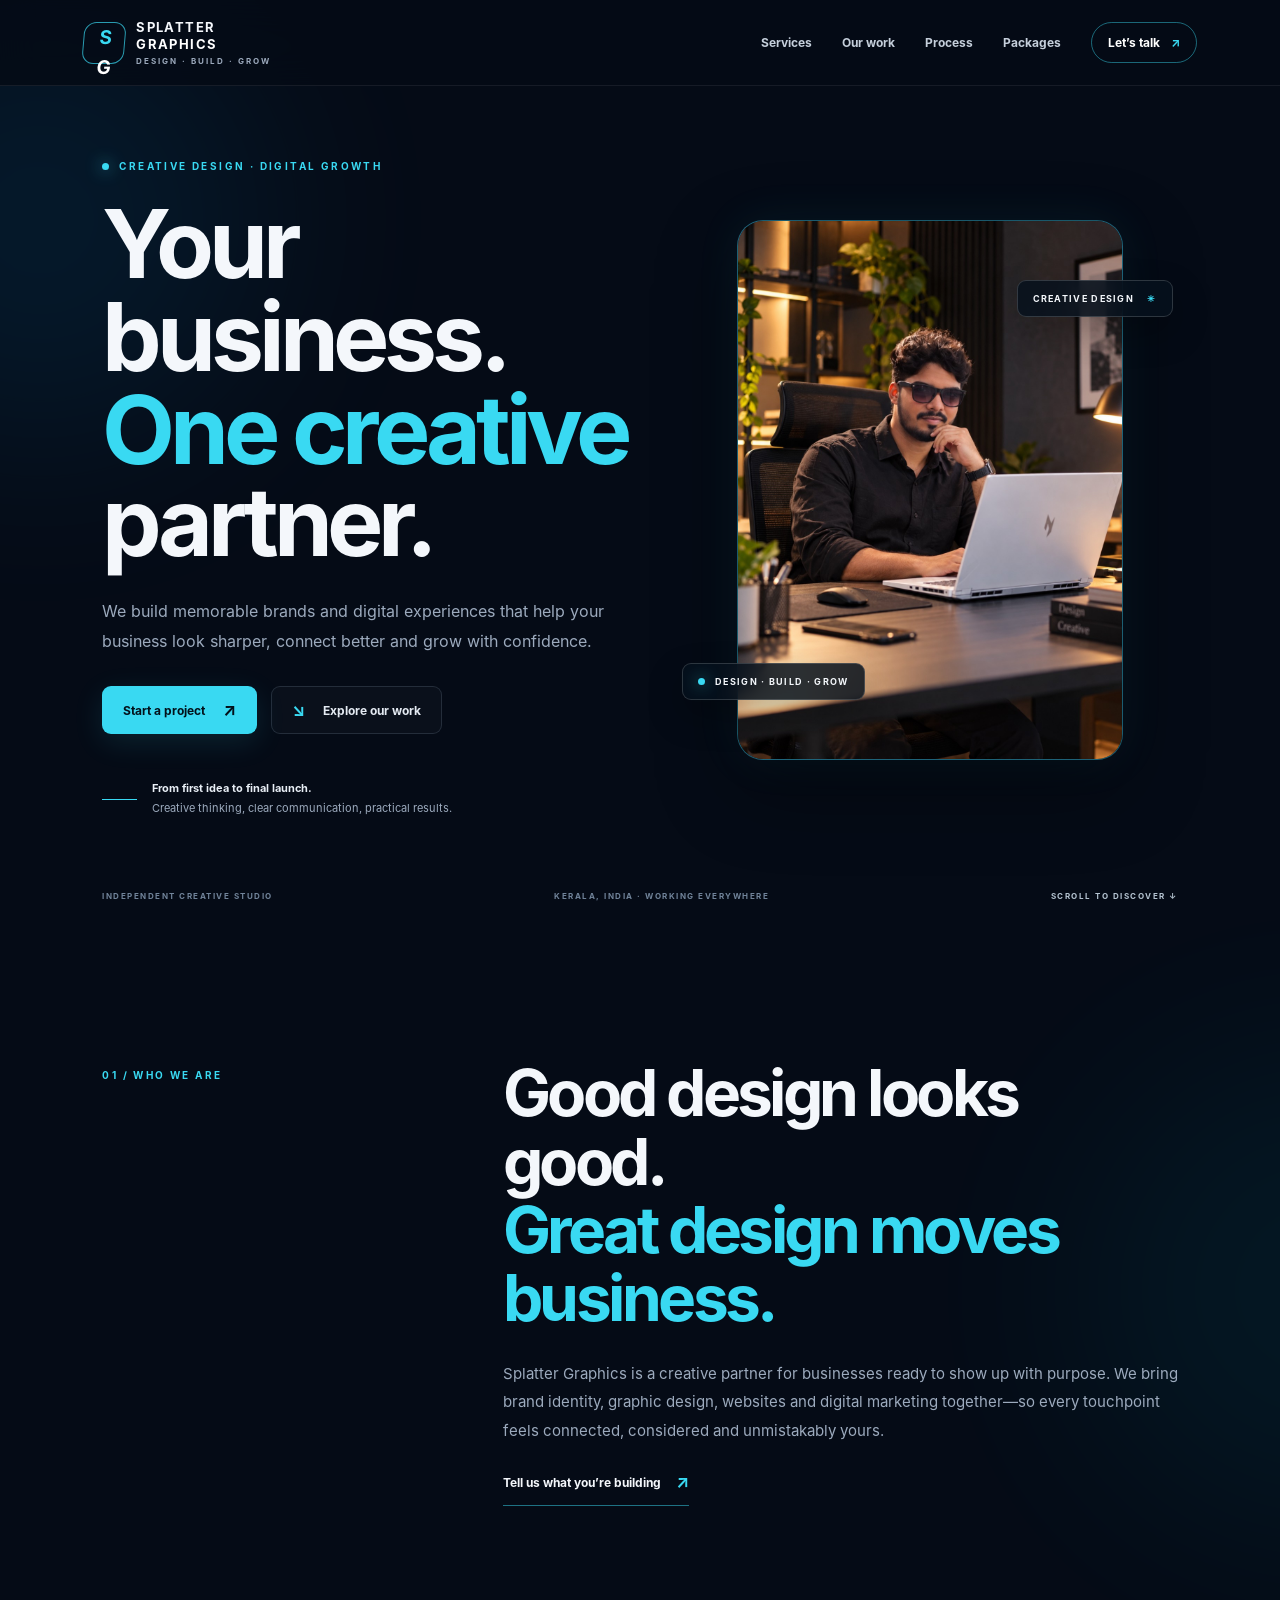
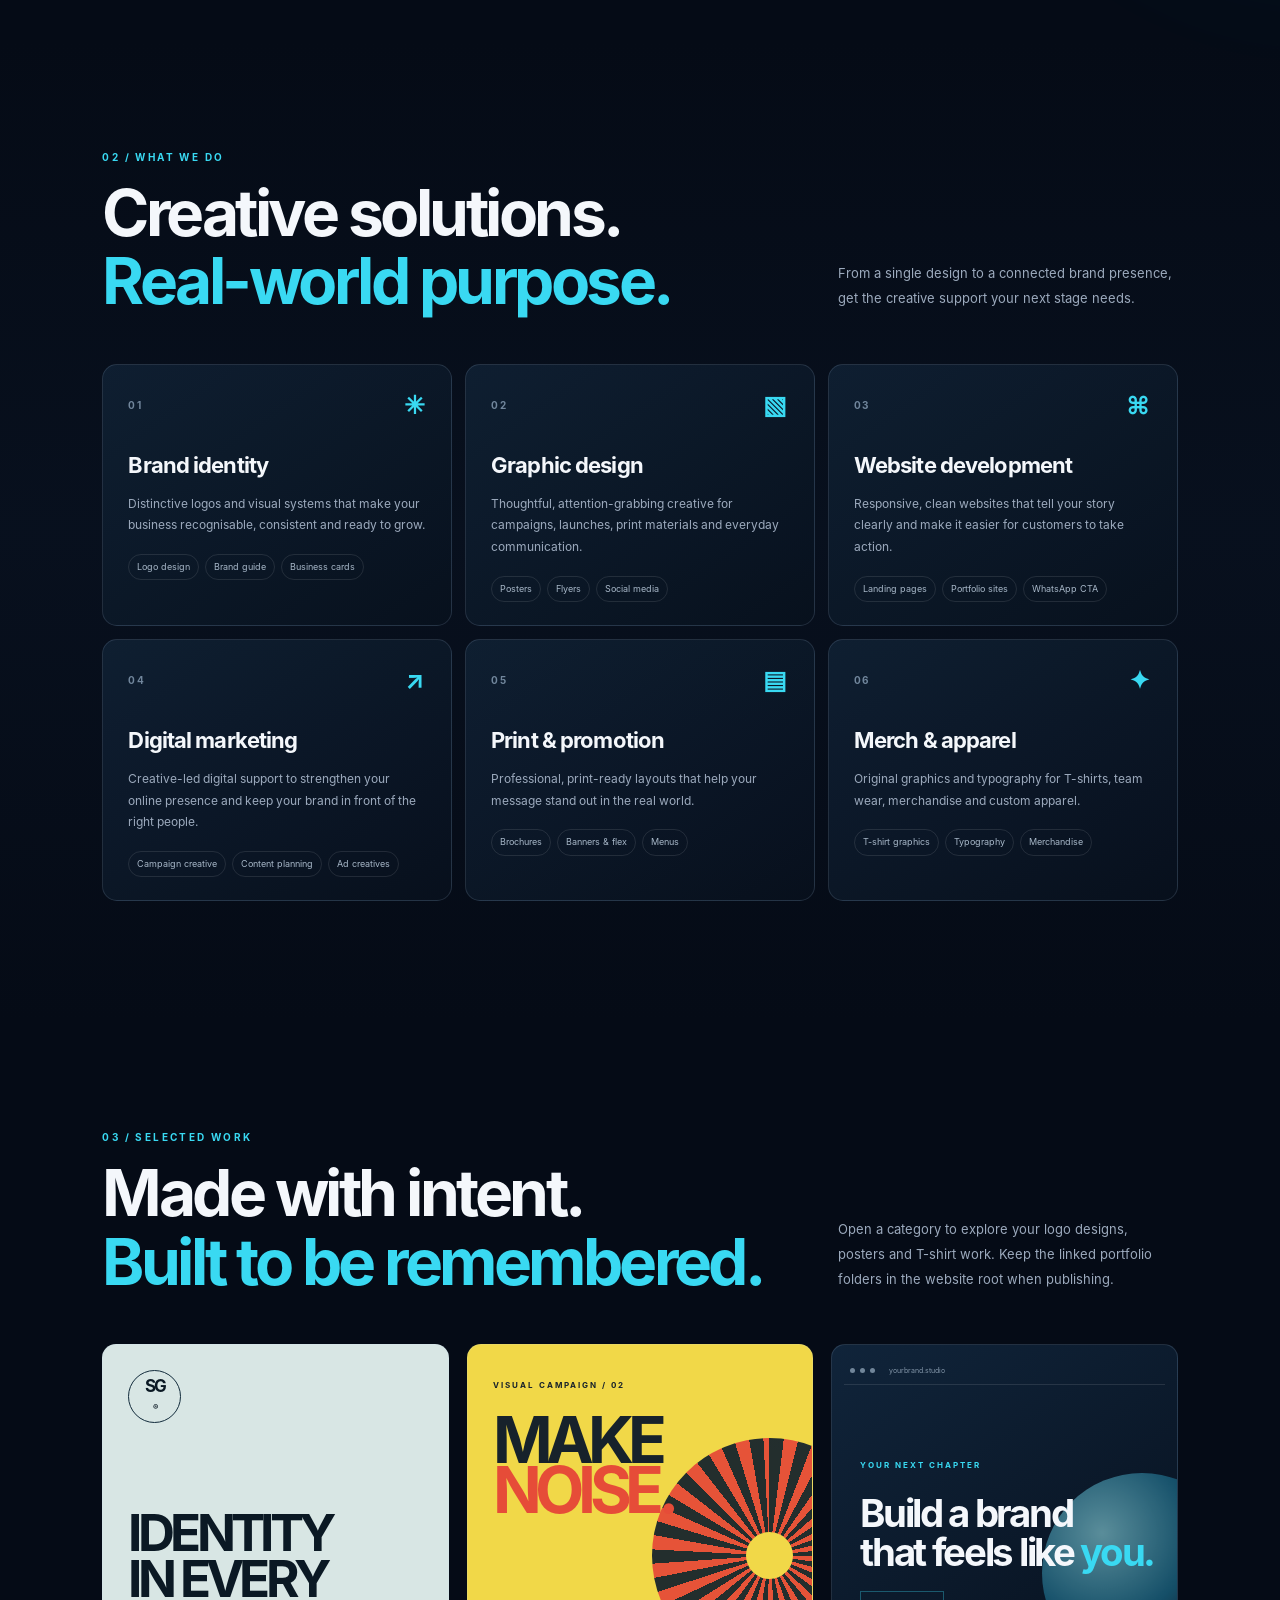
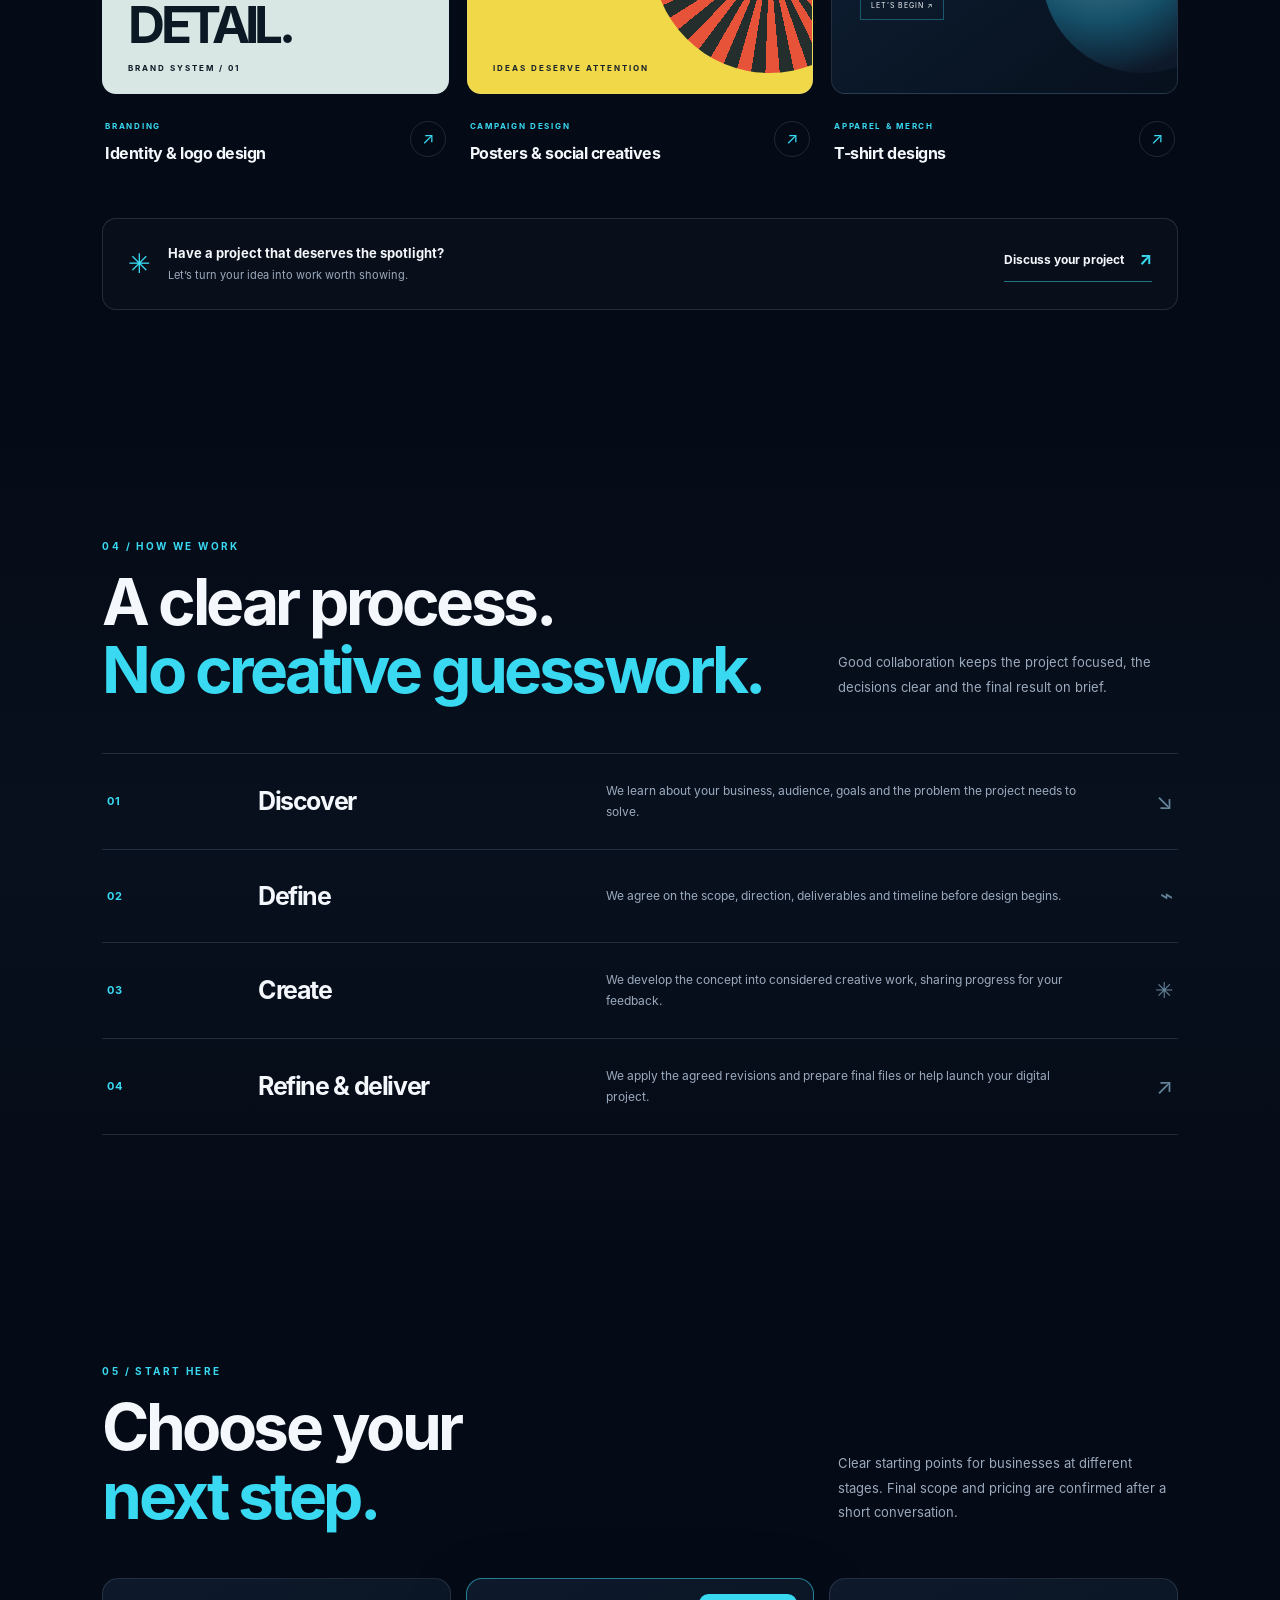
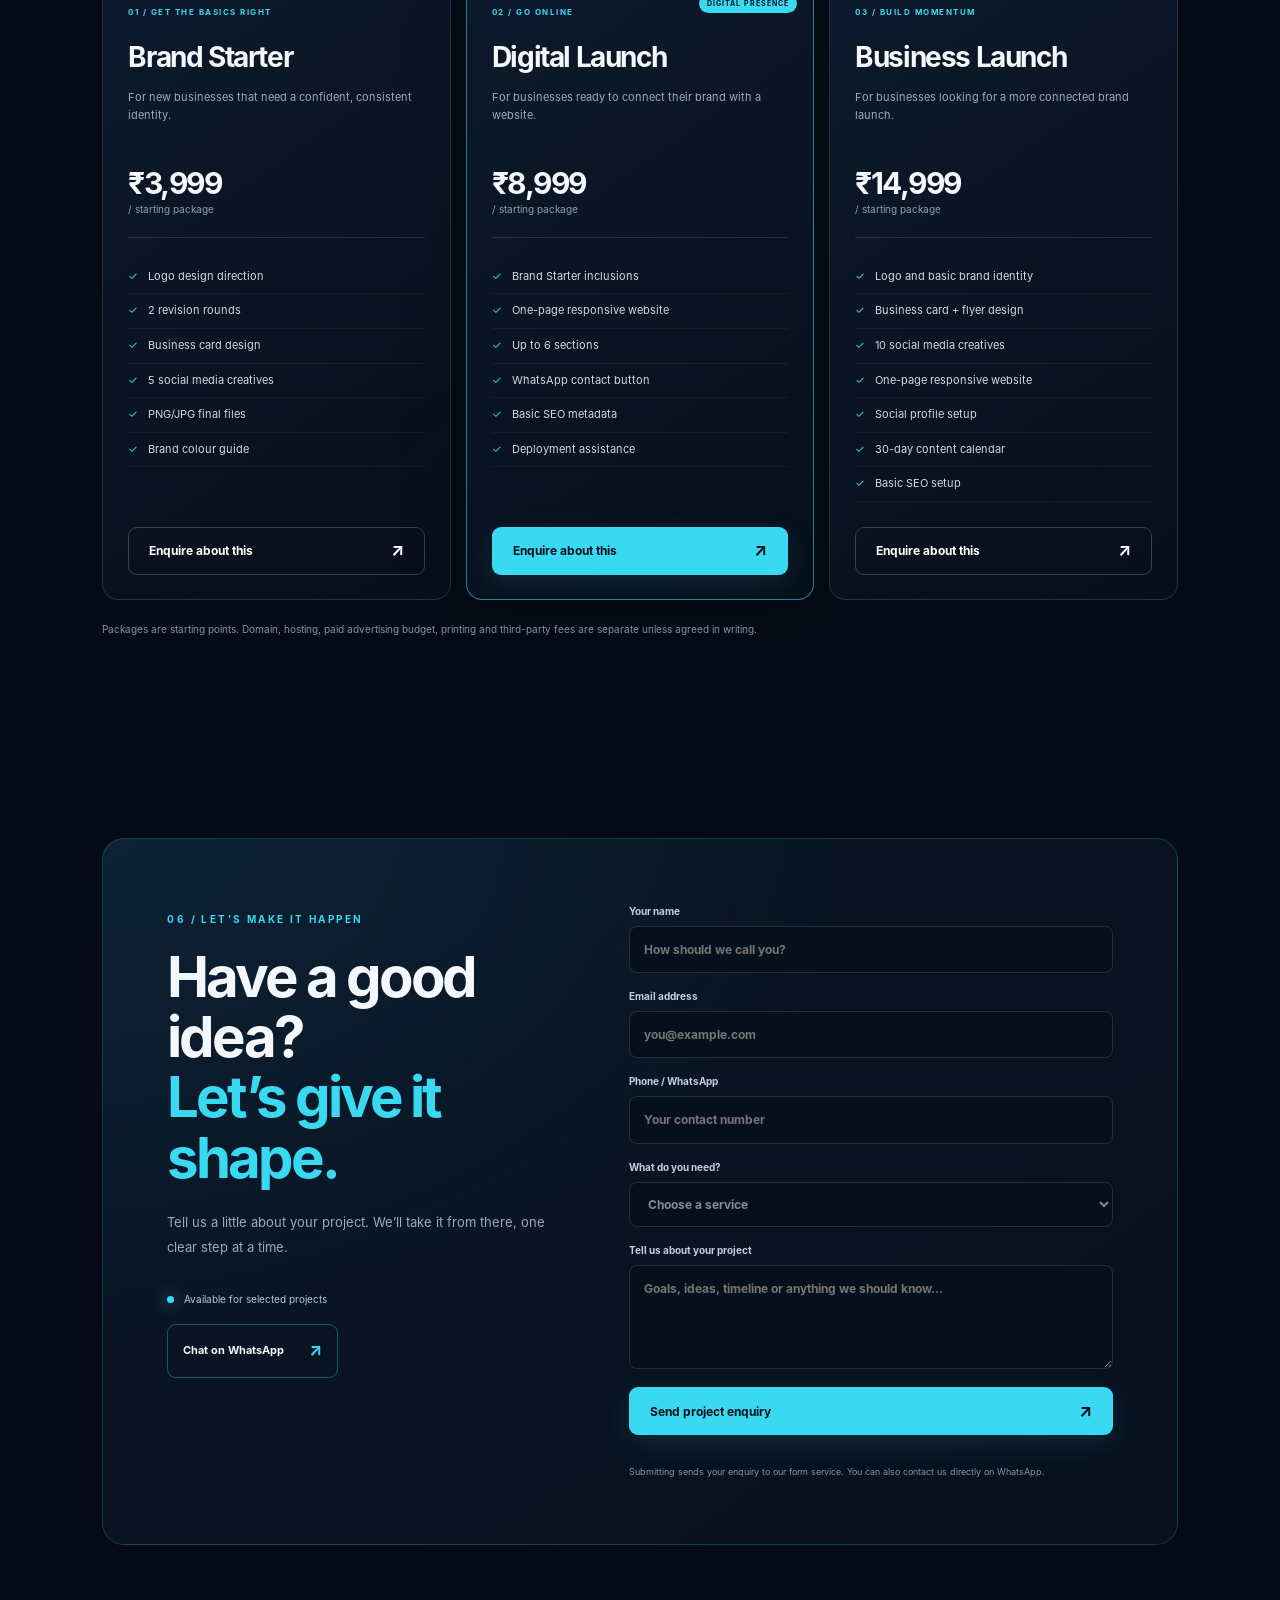
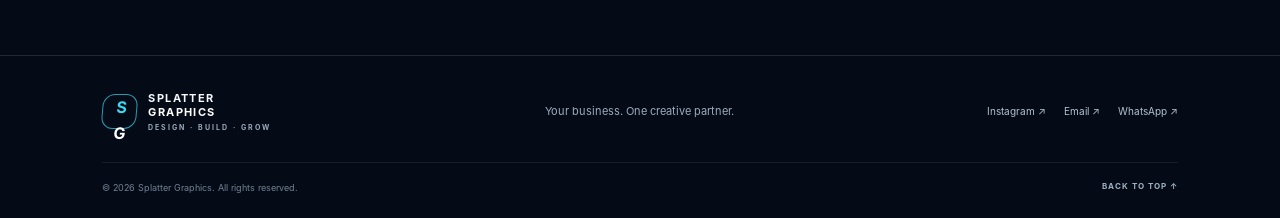
<file: index.html>
<!doctype html>
<html lang="en">
<head>
  <meta charset="utf-8">
  <meta name="viewport" content="width=device-width, initial-scale=1">
  <meta name="theme-color" content="#07101f">
  <meta name="description" content="Splatter Graphics helps businesses stand out with branding, graphic design, websites and digital marketing. Your business. One creative partner.">
  <meta property="og:title" content="Splatter Graphics — Your Business. One Creative Partner.">
  <meta property="og:description" content="Branding, creative design, websites and digital growth for ambitious businesses.">
  <meta property="og:type" content="website">
  <title>Splatter Graphics | Your Business. One Creative Partner.</title>
  <link rel="stylesheet" href="style.css">
  <script defer src="script.js"></script>
</head>
<body>
  <div class="ambient ambient-one" aria-hidden="true"></div><div class="ambient ambient-two" aria-hidden="true"></div>
  <header class="site-header">
    <a class="brand" href="#home" aria-label="Splatter Graphics home"><span class="brand-mark">S<span>G</span></span><span class="brand-copy">SPLATTER <b>GRAPHICS</b><small>DESIGN · BUILD · GROW</small></span></a>
    <button class="menu-toggle" aria-label="Open navigation" aria-expanded="false"><span></span><span></span></button>
    <nav class="nav-links" aria-label="Main navigation"><a href="#services">Services</a><a href="#work">Our work</a><a href="#process">Process</a><a href="#packages">Packages</a><a class="nav-cta" href="#contact">Let’s talk <span>↗</span></a></nav>
  </header>
  <main>
    <section class="hero section-wrap" id="home">
      <div class="hero-copy reveal">
        <div class="eyebrow"><span class="status-dot"></span> CREATIVE DESIGN · DIGITAL GROWTH</div>
        <h1>Your business.<br><span>One creative</span><br>partner.</h1>
        <p class="hero-lead">We build memorable brands and digital experiences that help your business look sharper, connect better and grow with confidence.</p>
        <div class="hero-actions"><a class="button button-primary" href="#contact">Start a project <span>↗</span></a><a class="button button-quiet" href="#work"><span class="play-icon">↘</span> Explore our work</a></div>
        <div class="hero-proof"><div class="proof-line"></div><p><strong>From first idea to final launch.</strong><br>Creative thinking, clear communication, practical results.</p></div>
      </div>
      <div class="hero-art hero-profile reveal" aria-label="Splatter Graphics designer profile photo">
        <div class="profile-photo-frame"><img class="profile-photo" src="assets/profile.png" alt="Splatter Graphics designer working at a laptop" fetchpriority="high"></div>
        <div class="floating-chip chip-top">CREATIVE DESIGN <span>✳</span></div><div class="floating-chip chip-bottom"><span class="chip-dot"></span> DESIGN · BUILD · GROW</div>
      </div>
      <div class="hero-bottom"><span>INDEPENDENT CREATIVE STUDIO</span><span>KERALA, INDIA · WORKING EVERYWHERE</span><a href="#about">SCROLL TO DISCOVER ↓</a></div>
    </section>

    <section class="intro section-wrap" id="about"><div class="section-kicker reveal">01 / WHO WE ARE</div><div class="intro-content reveal"><h2>Good design looks good.<br><span>Great design moves business.</span></h2><p>Splatter Graphics is a creative partner for businesses ready to show up with purpose. We bring brand identity, graphic design, websites and digital marketing together—so every touchpoint feels connected, considered and unmistakably yours.</p><a class="text-link" href="#contact">Tell us what you’re building <span>↗</span></a></div></section>

    <section class="services section-wrap" id="services"><div class="section-heading reveal"><div><div class="section-kicker">02 / WHAT WE DO</div><h2>Creative solutions.<br><span>Real-world purpose.</span></h2></div><p>From a single design to a connected brand presence, get the creative support your next stage needs.</p></div>
      <div class="service-grid">
        <article class="service-card reveal"><div class="service-top"><span>01</span><span class="service-icon">✳</span></div><h3>Brand identity</h3><p>Distinctive logos and visual systems that make your business recognisable, consistent and ready to grow.</p><div class="service-tags"><span>Logo design</span><span>Brand guide</span><span>Business cards</span></div></article>
        <article class="service-card reveal"><div class="service-top"><span>02</span><span class="service-icon">▧</span></div><h3>Graphic design</h3><p>Thoughtful, attention-grabbing creative for campaigns, launches, print materials and everyday communication.</p><div class="service-tags"><span>Posters</span><span>Flyers</span><span>Social media</span></div></article>
        <article class="service-card reveal"><div class="service-top"><span>03</span><span class="service-icon">⌘</span></div><h3>Website development</h3><p>Responsive, clean websites that tell your story clearly and make it easier for customers to take action.</p><div class="service-tags"><span>Landing pages</span><span>Portfolio sites</span><span>WhatsApp CTA</span></div></article>
        <article class="service-card reveal"><div class="service-top"><span>04</span><span class="service-icon">↗</span></div><h3>Digital marketing</h3><p>Creative-led digital support to strengthen your online presence and keep your brand in front of the right people.</p><div class="service-tags"><span>Campaign creative</span><span>Content planning</span><span>Ad creatives</span></div></article>
        <article class="service-card reveal"><div class="service-top"><span>05</span><span class="service-icon">▤</span></div><h3>Print & promotion</h3><p>Professional, print-ready layouts that help your message stand out in the real world.</p><div class="service-tags"><span>Brochures</span><span>Banners & flex</span><span>Menus</span></div></article>
        <article class="service-card reveal"><div class="service-top"><span>06</span><span class="service-icon">✦</span></div><h3>Merch & apparel</h3><p>Original graphics and typography for T-shirts, team wear, merchandise and custom apparel.</p><div class="service-tags"><span>T-shirt graphics</span><span>Typography</span><span>Merchandise</span></div></article>
      </div>
    </section>

    <section class="work section-wrap" id="work"><div class="section-heading reveal"><div><div class="section-kicker">03 / SELECTED WORK</div><h2>Made with intent.<br><span>Built to be remembered.</span></h2></div><p>Open a category to explore your logo designs, posters and T-shirt work. Keep the linked portfolio folders in the website root when publishing.</p></div>
      <div class="work-grid">
        <a class="work-item work-brand reveal" href="Logos/index.html" aria-label="Open logo design portfolio"><div class="work-visual brand-visual"><div class="visual-stamp">SG<span>®</span></div><div class="visual-word">IDENTITY<br>IN EVERY<br>DETAIL.</div><span class="visual-foot">BRAND SYSTEM / 01</span></div><div class="work-meta"><div><span>BRANDING</span><h3>Identity & logo design</h3></div><span class="round-arrow">↗</span></div></a>
        <a class="work-item work-poster reveal" href="Posters/index.html" aria-label="Open poster design portfolio"><div class="work-visual poster-visual"><span class="poster-mini">VISUAL CAMPAIGN / 02</span><div class="poster-word">MAKE<br><i>NOISE.</i></div><div class="poster-disc"></div><span class="poster-bottom">IDEAS DESERVE ATTENTION</span></div><div class="work-meta"><div><span>CAMPAIGN DESIGN</span><h3>Posters & social creatives</h3></div><span class="round-arrow">↗</span></div></a>
        <a class="work-item work-web reveal" href="T-Shirts/index.html" aria-label="Open T-shirt design portfolio"><div class="work-visual web-visual"><div class="browser-bar"><i></i><i></i><i></i><span>yourbrand.studio</span></div><div class="web-mock-copy"><small>YOUR NEXT CHAPTER</small><b>Build a brand<br>that feels like <em>you.</em></b><span class="mock-button">LET’S BEGIN ↗</span></div><div class="web-mock-orb"></div></div><div class="work-meta"><div><span>APPAREL & MERCH</span><h3>T-shirt designs</h3></div><span class="round-arrow">↗</span></div></a>
      </div>
      <div class="work-note reveal"><span class="note-star">✳</span><p><strong>Have a project that deserves the spotlight?</strong><br>Let’s turn your idea into work worth showing.</p><a class="text-link" href="#contact">Discuss your project <span>↗</span></a></div>
    </section>

    <section class="process section-wrap" id="process"><div class="section-heading reveal"><div><div class="section-kicker">04 / HOW WE WORK</div><h2>A clear process.<br><span>No creative guesswork.</span></h2></div><p>Good collaboration keeps the project focused, the decisions clear and the final result on brief.</p></div><div class="process-list"><article class="process-row reveal"><span class="process-num">01</span><h3>Discover</h3><p>We learn about your business, audience, goals and the problem the project needs to solve.</p><span class="process-symbol">↘</span></article><article class="process-row reveal"><span class="process-num">02</span><h3>Define</h3><p>We agree on the scope, direction, deliverables and timeline before design begins.</p><span class="process-symbol">⌁</span></article><article class="process-row reveal"><span class="process-num">03</span><h3>Create</h3><p>We develop the concept into considered creative work, sharing progress for your feedback.</p><span class="process-symbol">✳</span></article><article class="process-row reveal"><span class="process-num">04</span><h3>Refine & deliver</h3><p>We apply the agreed revisions and prepare final files or help launch your digital project.</p><span class="process-symbol">↗</span></article></div></section>

    <section class="packages section-wrap" id="packages"><div class="section-heading reveal"><div><div class="section-kicker">05 / START HERE</div><h2>Choose your<br><span>next step.</span></h2></div><p>Clear starting points for businesses at different stages. Final scope and pricing are confirmed after a short conversation.</p></div><div class="package-grid">
      <article class="package-card reveal"><div class="package-label">01 / GET THE BASICS RIGHT</div><h3>Brand Starter</h3><p class="package-desc">For new businesses that need a confident, consistent identity.</p><div class="package-price">₹3,999 <small>/ starting package</small></div><ul><li>Logo design direction</li><li>2 revision rounds</li><li>Business card design</li><li>5 social media creatives</li><li>PNG/JPG final files</li><li>Brand colour guide</li></ul><a class="button button-outline package-cta" href="#contact" data-package="Brand Starter">Enquire about this <span>↗</span></a></article>
      <article class="package-card package-featured reveal"><div class="popular-tag">DIGITAL PRESENCE</div><div class="package-label">02 / GO ONLINE</div><h3>Digital Launch</h3><p class="package-desc">For businesses ready to connect their brand with a website.</p><div class="package-price">₹8,999 <small>/ starting package</small></div><ul><li>Brand Starter inclusions</li><li>One-page responsive website</li><li>Up to 6 sections</li><li>WhatsApp contact button</li><li>Basic SEO metadata</li><li>Deployment assistance</li></ul><a class="button button-primary package-cta" href="#contact" data-package="Digital Launch">Enquire about this <span>↗</span></a></article>
      <article class="package-card reveal"><div class="package-label">03 / BUILD MOMENTUM</div><h3>Business Launch</h3><p class="package-desc">For businesses looking for a more connected brand launch.</p><div class="package-price">₹14,999 <small>/ starting package</small></div><ul><li>Logo and basic brand identity</li><li>Business card + flyer design</li><li>10 social media creatives</li><li>One-page responsive website</li><li>Social profile setup</li><li>30-day content calendar</li><li>Basic SEO setup</li></ul><a class="button button-outline package-cta" href="#contact" data-package="Business Launch">Enquire about this <span>↗</span></a></article>
    </div><p class="package-disclaimer reveal">Packages are starting points. Domain, hosting, paid advertising budget, printing and third-party fees are separate unless agreed in writing.</p></section>

    <section class="contact section-wrap" id="contact"><div class="contact-panel reveal"><div class="contact-copy"><div class="section-kicker">06 / LET’S MAKE IT HAPPEN</div><h2>Have a good idea?<br><span>Let’s give it shape.</span></h2><p>Tell us a little about your project. We’ll take it from there, one clear step at a time.</p><div class="contact-direct"><span class="status-dot"></span><span>Available for selected projects</span></div><a class="direct-whatsapp" href="https://wa.me/919847594021" target="_blank" rel="noopener noreferrer">Chat on WhatsApp <span>↗</span></a></div>
      <form class="contact-form" action="https://formspree.io/f/xwlprdqa" method="POST"><input type="hidden" name="_subject" value="New project enquiry — Splatter Graphics"><label>Your name<input name="name" autocomplete="name" placeholder="How should we call you?" required></label><label>Email address<input type="email" name="email" autocomplete="email" placeholder="you@example.com" required></label><label>Phone / WhatsApp<input type="tel" name="phone" autocomplete="tel" placeholder="Your contact number" required></label><label>What do you need?<select name="service" required><option value="" disabled selected>Choose a service</option><option>Brand identity / logo</option><option>Graphic or social media design</option><option>Website development</option><option>Digital marketing</option><option>Print / banner / brochure</option><option>T-shirt / merchandise</option><option>Brand Starter package</option><option>Digital Launch package</option><option>Business Launch package</option><option>Something else</option></select></label><label>Tell us about your project<textarea name="message" rows="4" placeholder="Goals, ideas, timeline or anything we should know…" required></textarea></label><button class="button button-primary submit-btn" type="submit">Send project enquiry <span>↗</span></button><p class="form-status" role="status" aria-live="polite"></p><small class="form-note">Submitting sends your enquiry to our form service. You can also contact us directly on WhatsApp.</small></form>
    </div></section>
  </main>
  <footer class="site-footer"><a class="brand footer-brand" href="#home"><span class="brand-mark">S<span>G</span></span><span class="brand-copy">SPLATTER <b>GRAPHICS</b><small>DESIGN · BUILD · GROW</small></span></a><p>Your business. One creative partner.</p><div class="footer-links"><a href="https://www.instagram.com/splattergraphics" target="_blank" rel="noopener noreferrer">Instagram ↗</a><a href="mailto:splattergraphics111@gmail.com">Email ↗</a><a href="https://wa.me/919847594021" target="_blank" rel="noopener noreferrer">WhatsApp ↗</a></div><div class="footer-bottom"><span>© <span id="year">2026</span> Splatter Graphics. All rights reserved.</span><a href="#home">BACK TO TOP ↑</a></div></footer>
</body>
</html>
</file>
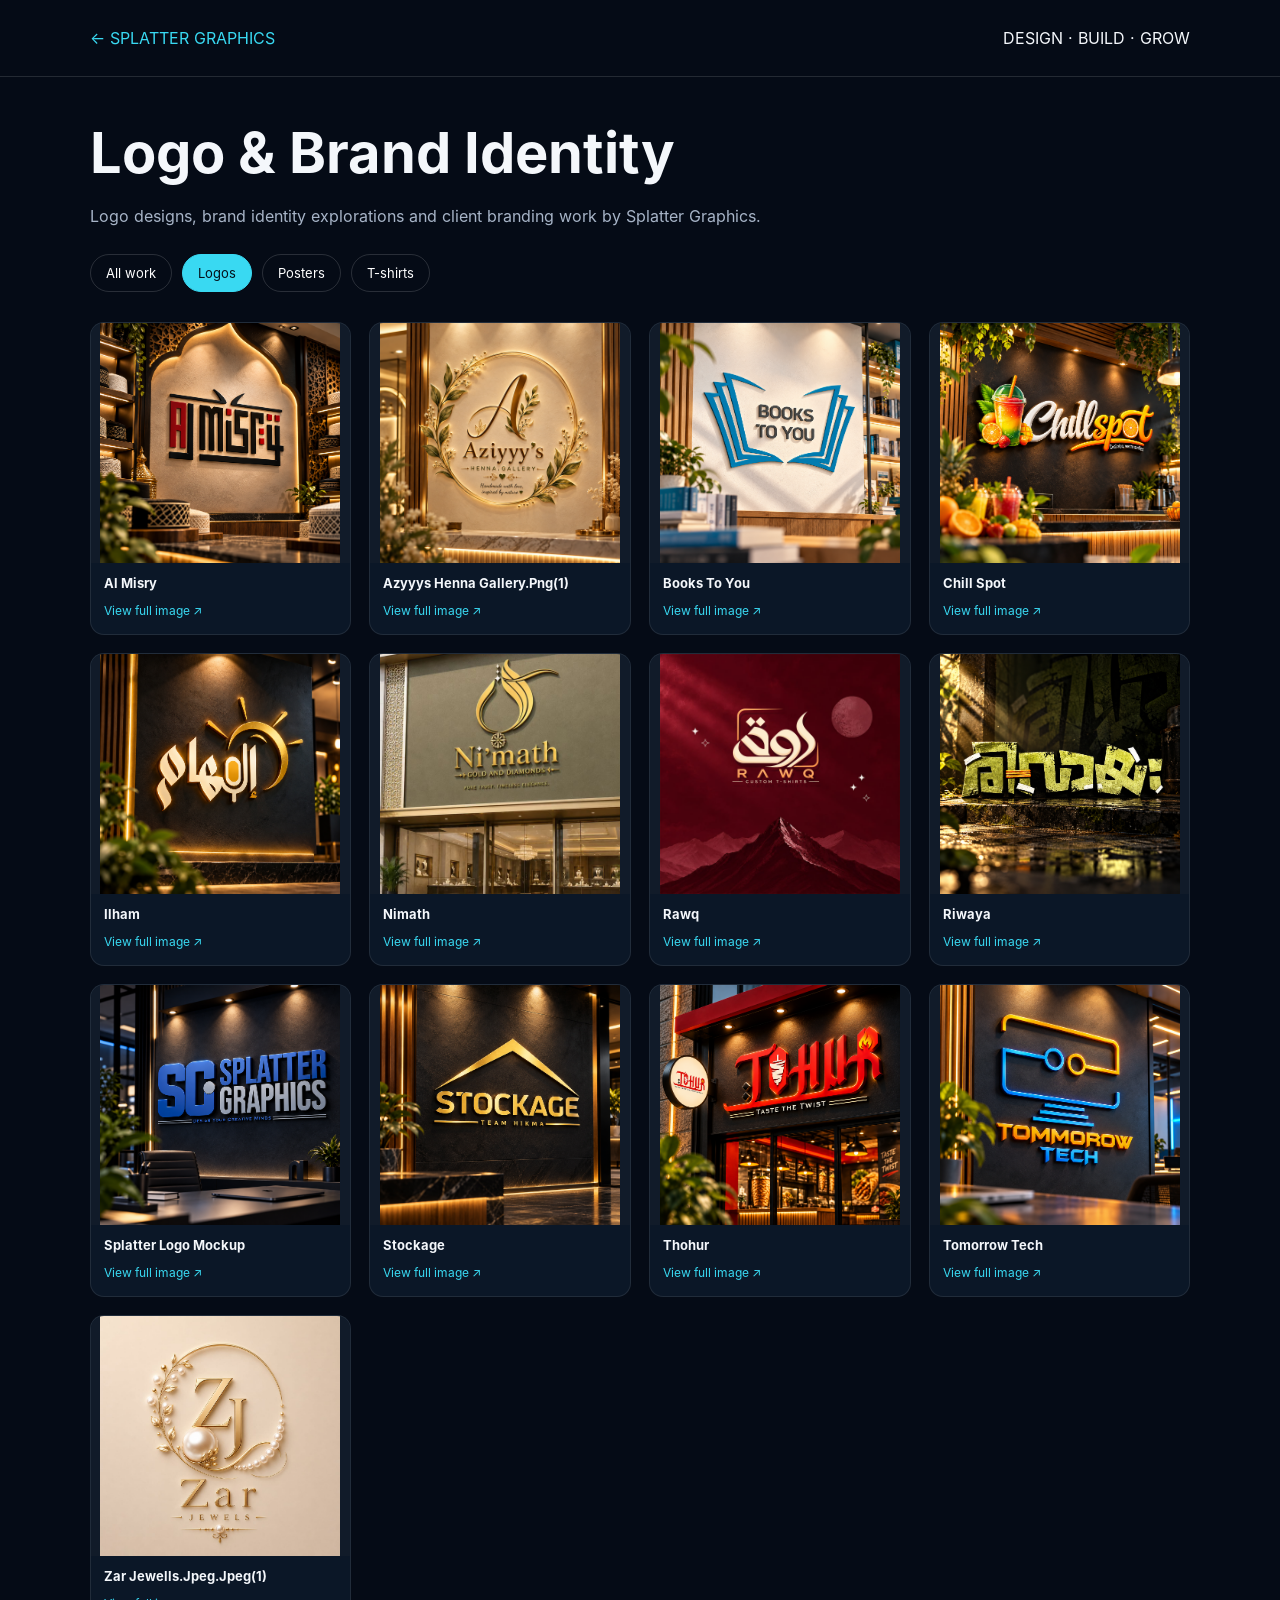
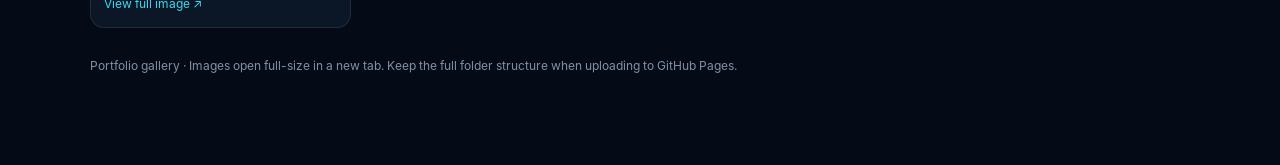
<file: Logos/index.html>
<!doctype html><html lang="en"><head><meta charset="utf-8"><meta name="viewport" content="width=device-width,initial-scale=1"><meta name="description" content="Logo designs, brand identity explorations and client branding work by Splatter Graphics."><title>Logo &amp; Brand Identity | Splatter Graphics</title><style>@font-face{font-family:SG;src:url('../Fonts/Inter-Regular.otf')}@font-face{font-family:SG;src:url('../Fonts/Inter-Bold.otf');font-weight:700}*{box-sizing:border-box}body{margin:0;background:#050b16;color:#f4f7fb;font-family:SG,Arial,sans-serif}header{padding:28px 7%;border-bottom:1px solid #ffffff20;display:flex;justify-content:space-between;align-items:center;gap:20px}header a{color:#39d9f2;text-decoration:none}main{padding:42px 7% 80px}h1{font-size:clamp(32px,5vw,56px);margin:0 0 10px} .sub{color:#a7b4c7;line-height:1.7;max-width:760px}.links{display:flex;gap:10px;flex-wrap:wrap;margin:24px 0 30px}.links a{color:#fff;border:1px solid #ffffff25;border-radius:999px;padding:10px 15px;text-decoration:none;font-size:13px}.links a.active{background:#39d9f2;color:#04101a;border-color:#39d9f2}.grid{display:grid;grid-template-columns:repeat(auto-fill,minmax(210px,1fr));gap:18px}.item{background:#0b1727;border:1px solid #ffffff17;border-radius:14px;overflow:hidden;padding-bottom:15px}.item img{width:100%;height:240px;object-fit:contain;background:#111b29;display:block}.item p{margin:12px 13px 8px;font-size:13px;font-weight:700;text-transform:capitalize}.view{margin:0 13px;color:#39d9f2;font-size:12px;text-decoration:none}.note{color:#7f91a8;font-size:12px;margin-top:30px}@media(max-width:600px){header{padding:20px 5%}main{padding:30px 5%}.grid{grid-template-columns:repeat(2,minmax(0,1fr));gap:10px}.item img{height:170px}.item p{font-size:11px}}</style></head><body><header><a href="../index.html">← SPLATTER GRAPHICS</a><span>DESIGN · BUILD · GROW</span></header><main><h1>Logo &amp; Brand Identity</h1><p class="sub">Logo designs, brand identity explorations and client branding work by Splatter Graphics.</p><nav class="links"><a class="" href="../index.html#work">All work</a><a class="active" href="../Logos/index.html">Logos</a><a class="" href="../Posters/index.html">Posters</a><a class="" href="../T-SHIRTS/index.html">T-shirts</a></nav><div class="grid"><article class="item"><a href="assets/al-misry.png.png.png" target="_blank" rel="noopener"><img loading="lazy" src="assets/al-misry.png.png.png" alt="Al Misry"></a><p>Al Misry</p><a class="view" href="assets/al-misry.png.png.png" target="_blank" rel="noopener">View full image ↗</a></article><article class="item"><a href="assets/azyyys-henna-gallery.png(1).png" target="_blank" rel="noopener"><img loading="lazy" src="assets/azyyys-henna-gallery.png(1).png" alt="Azyyys Henna Gallery.Png(1)"></a><p>Azyyys Henna Gallery.Png(1)</p><a class="view" href="assets/azyyys-henna-gallery.png(1).png" target="_blank" rel="noopener">View full image ↗</a></article><article class="item"><a href="assets/books-to-you.png.png.png" target="_blank" rel="noopener"><img loading="lazy" src="assets/books-to-you.png.png.png" alt="Books To You"></a><p>Books To You</p><a class="view" href="assets/books-to-you.png.png.png" target="_blank" rel="noopener">View full image ↗</a></article><article class="item"><a href="assets/chill-spot.png.png.png" target="_blank" rel="noopener"><img loading="lazy" src="assets/chill-spot.png.png.png" alt="Chill Spot"></a><p>Chill Spot</p><a class="view" href="assets/chill-spot.png.png.png" target="_blank" rel="noopener">View full image ↗</a></article><article class="item"><a href="assets/ilham.png.png.png" target="_blank" rel="noopener"><img loading="lazy" src="assets/ilham.png.png.png" alt="Ilham"></a><p>Ilham</p><a class="view" href="assets/ilham.png.png.png" target="_blank" rel="noopener">View full image ↗</a></article><article class="item"><a href="assets/nimath.jpg.png" target="_blank" rel="noopener"><img loading="lazy" src="assets/nimath.jpg.png" alt="Nimath"></a><p>Nimath</p><a class="view" href="assets/nimath.jpg.png" target="_blank" rel="noopener">View full image ↗</a></article><article class="item"><a href="assets/rawq.png.png" target="_blank" rel="noopener"><img loading="lazy" src="assets/rawq.png.png" alt="Rawq"></a><p>Rawq</p><a class="view" href="assets/rawq.png.png" target="_blank" rel="noopener">View full image ↗</a></article><article class="item"><a href="assets/riwaya.png.png.png" target="_blank" rel="noopener"><img loading="lazy" src="assets/riwaya.png.png.png" alt="Riwaya"></a><p>Riwaya</p><a class="view" href="assets/riwaya.png.png.png" target="_blank" rel="noopener">View full image ↗</a></article><article class="item"><a href="assets/splatter-logo-mockup.png.png.png" target="_blank" rel="noopener"><img loading="lazy" src="assets/splatter-logo-mockup.png.png.png" alt="Splatter Logo Mockup"></a><p>Splatter Logo Mockup</p><a class="view" href="assets/splatter-logo-mockup.png.png.png" target="_blank" rel="noopener">View full image ↗</a></article><article class="item"><a href="assets/stockage.png.png.png" target="_blank" rel="noopener"><img loading="lazy" src="assets/stockage.png.png.png" alt="Stockage"></a><p>Stockage</p><a class="view" href="assets/stockage.png.png.png" target="_blank" rel="noopener">View full image ↗</a></article><article class="item"><a href="assets/thohur.png.png.png" target="_blank" rel="noopener"><img loading="lazy" src="assets/thohur.png.png.png" alt="Thohur"></a><p>Thohur</p><a class="view" href="assets/thohur.png.png.png" target="_blank" rel="noopener">View full image ↗</a></article><article class="item"><a href="assets/tomorrow-tech.png.png.png" target="_blank" rel="noopener"><img loading="lazy" src="assets/tomorrow-tech.png.png.png" alt="Tomorrow Tech"></a><p>Tomorrow Tech</p><a class="view" href="assets/tomorrow-tech.png.png.png" target="_blank" rel="noopener">View full image ↗</a></article><article class="item"><a href="assets/zar-jewells.jpeg.jpeg(1).jpeg" target="_blank" rel="noopener"><img loading="lazy" src="assets/zar-jewells.jpeg.jpeg(1).jpeg" alt="Zar Jewells.Jpeg.Jpeg(1)"></a><p>Zar Jewells.Jpeg.Jpeg(1)</p><a class="view" href="assets/zar-jewells.jpeg.jpeg(1).jpeg" target="_blank" rel="noopener">View full image ↗</a></article></div><p class="note">Portfolio gallery · Images open full-size in a new tab. Keep the full folder structure when uploading to GitHub Pages.</p></main></body></html>
</file>
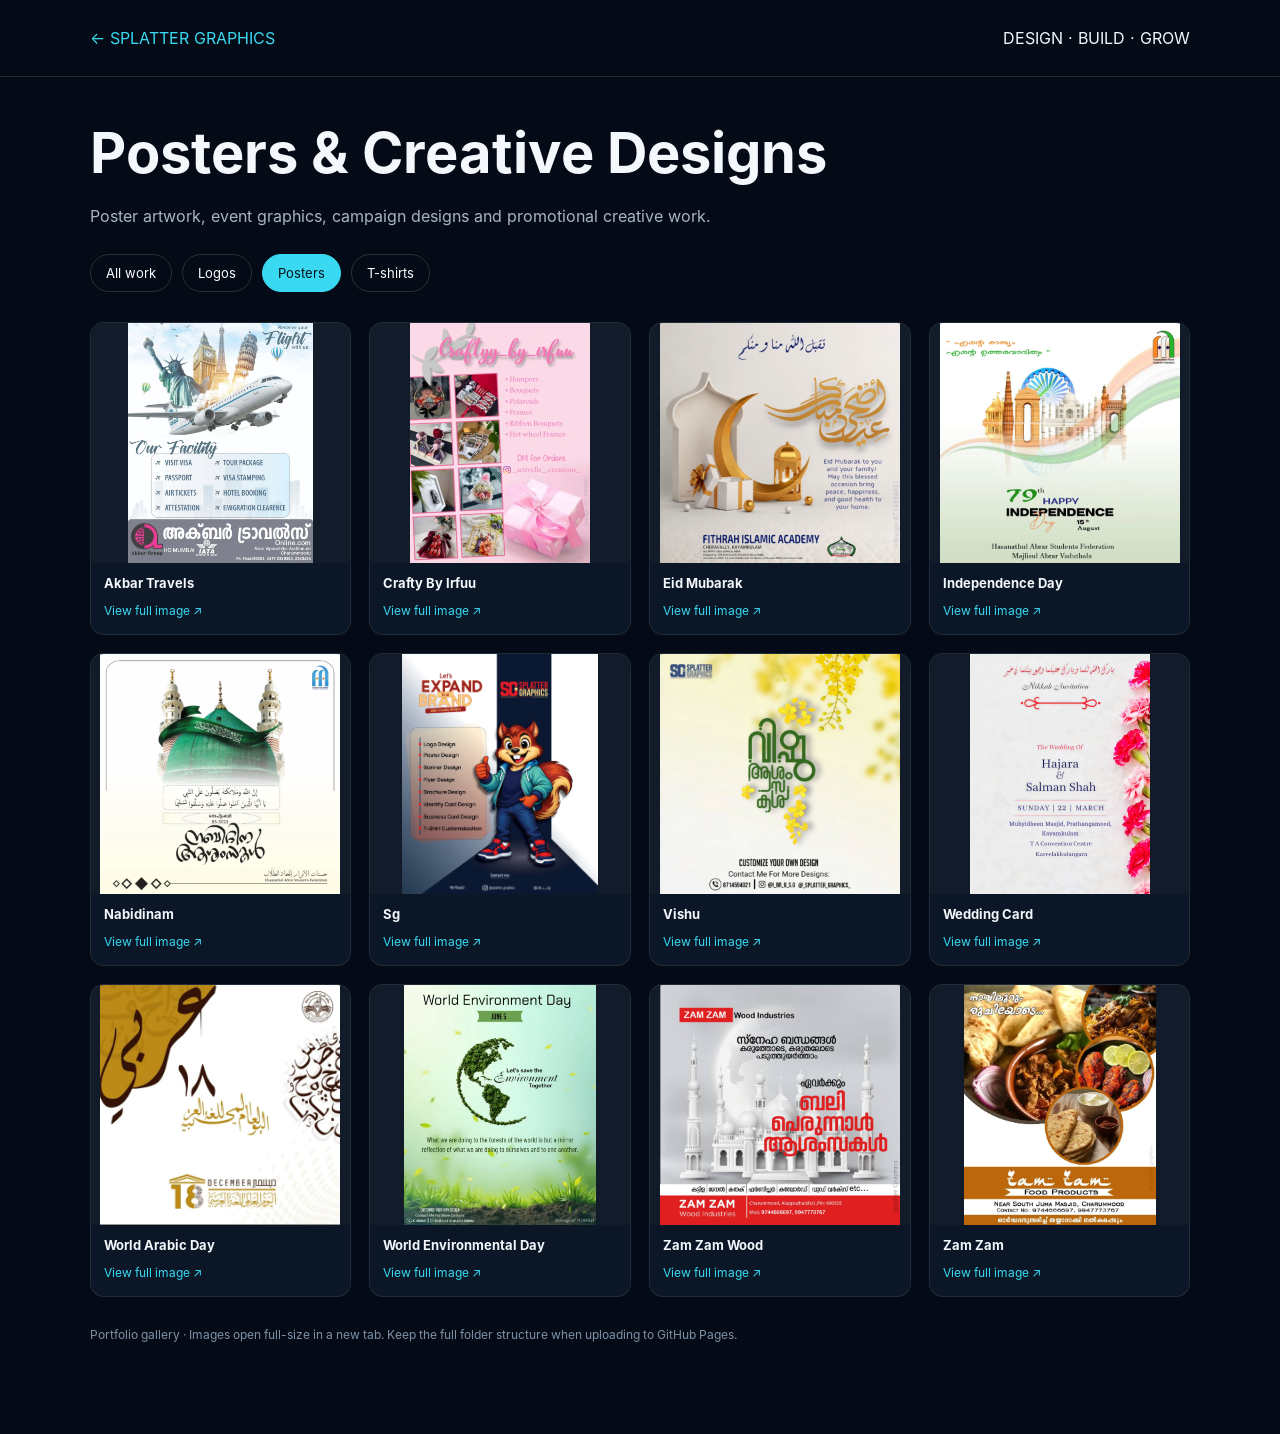
<file: Posters/index.html>
<!doctype html><html lang="en"><head><meta charset="utf-8"><meta name="viewport" content="width=device-width,initial-scale=1"><meta name="description" content="Poster artwork, event graphics, campaign designs and promotional creative work."><title>Posters &amp; Creative Designs | Splatter Graphics</title><style>@font-face{font-family:SG;src:url('../Fonts/Inter-Regular.otf')}@font-face{font-family:SG;src:url('../Fonts/Inter-Bold.otf');font-weight:700}*{box-sizing:border-box}body{margin:0;background:#050b16;color:#f4f7fb;font-family:SG,Arial,sans-serif}header{padding:28px 7%;border-bottom:1px solid #ffffff20;display:flex;justify-content:space-between;align-items:center;gap:20px}header a{color:#39d9f2;text-decoration:none}main{padding:42px 7% 80px}h1{font-size:clamp(32px,5vw,56px);margin:0 0 10px} .sub{color:#a7b4c7;line-height:1.7;max-width:760px}.links{display:flex;gap:10px;flex-wrap:wrap;margin:24px 0 30px}.links a{color:#fff;border:1px solid #ffffff25;border-radius:999px;padding:10px 15px;text-decoration:none;font-size:13px}.links a.active{background:#39d9f2;color:#04101a;border-color:#39d9f2}.grid{display:grid;grid-template-columns:repeat(auto-fill,minmax(210px,1fr));gap:18px}.item{background:#0b1727;border:1px solid #ffffff17;border-radius:14px;overflow:hidden;padding-bottom:15px}.item img{width:100%;height:240px;object-fit:contain;background:#111b29;display:block}.item p{margin:12px 13px 8px;font-size:13px;font-weight:700;text-transform:capitalize}.view{margin:0 13px;color:#39d9f2;font-size:12px;text-decoration:none}.note{color:#7f91a8;font-size:12px;margin-top:30px}@media(max-width:600px){header{padding:20px 5%}main{padding:30px 5%}.grid{grid-template-columns:repeat(2,minmax(0,1fr));gap:10px}.item img{height:170px}.item p{font-size:11px}}</style></head><body><header><a href="../index.html">← SPLATTER GRAPHICS</a><span>DESIGN · BUILD · GROW</span></header><main><h1>Posters &amp; Creative Designs</h1><p class="sub">Poster artwork, event graphics, campaign designs and promotional creative work.</p><nav class="links"><a class="" href="../index.html#work">All work</a><a class="" href="../Logos/index.html">Logos</a><a class="active" href="../Posters/index.html">Posters</a><a class="" href="../T-SHIRTS/index.html">T-shirts</a></nav><div class="grid"><article class="item"><a href="assets/akbar-travels.jpeg.jpeg" target="_blank" rel="noopener"><img loading="lazy" src="assets/akbar-travels.jpeg.jpeg" alt="Akbar Travels"></a><p>Akbar Travels</p><a class="view" href="assets/akbar-travels.jpeg.jpeg" target="_blank" rel="noopener">View full image ↗</a></article><article class="item"><a href="assets/crafty-by-irfuu.jpeg.jpeg" target="_blank" rel="noopener"><img loading="lazy" src="assets/crafty-by-irfuu.jpeg.jpeg" alt="Crafty By Irfuu"></a><p>Crafty By Irfuu</p><a class="view" href="assets/crafty-by-irfuu.jpeg.jpeg" target="_blank" rel="noopener">View full image ↗</a></article><article class="item"><a href="assets/eid-mubarak.jpeg.jpeg" target="_blank" rel="noopener"><img loading="lazy" src="assets/eid-mubarak.jpeg.jpeg" alt="Eid Mubarak"></a><p>Eid Mubarak</p><a class="view" href="assets/eid-mubarak.jpeg.jpeg" target="_blank" rel="noopener">View full image ↗</a></article><article class="item"><a href="assets/independence-day.jpeg.jpeg" target="_blank" rel="noopener"><img loading="lazy" src="assets/independence-day.jpeg.jpeg" alt="Independence Day"></a><p>Independence Day</p><a class="view" href="assets/independence-day.jpeg.jpeg" target="_blank" rel="noopener">View full image ↗</a></article><article class="item"><a href="assets/nabidinam.jpeg.jpeg" target="_blank" rel="noopener"><img loading="lazy" src="assets/nabidinam.jpeg.jpeg" alt="Nabidinam"></a><p>Nabidinam</p><a class="view" href="assets/nabidinam.jpeg.jpeg" target="_blank" rel="noopener">View full image ↗</a></article><article class="item"><a href="assets/sg.png.png" target="_blank" rel="noopener"><img loading="lazy" src="assets/sg.png.png" alt="Sg"></a><p>Sg</p><a class="view" href="assets/sg.png.png" target="_blank" rel="noopener">View full image ↗</a></article><article class="item"><a href="assets/vishu.jpeg.jpeg" target="_blank" rel="noopener"><img loading="lazy" src="assets/vishu.jpeg.jpeg" alt="Vishu"></a><p>Vishu</p><a class="view" href="assets/vishu.jpeg.jpeg" target="_blank" rel="noopener">View full image ↗</a></article><article class="item"><a href="assets/wedding-card.jpeg.jpeg" target="_blank" rel="noopener"><img loading="lazy" src="assets/wedding-card.jpeg.jpeg" alt="Wedding Card"></a><p>Wedding Card</p><a class="view" href="assets/wedding-card.jpeg.jpeg" target="_blank" rel="noopener">View full image ↗</a></article><article class="item"><a href="assets/world-arabic-day.jpeg.jpeg" target="_blank" rel="noopener"><img loading="lazy" src="assets/world-arabic-day.jpeg.jpeg" alt="World Arabic Day"></a><p>World Arabic Day</p><a class="view" href="assets/world-arabic-day.jpeg.jpeg" target="_blank" rel="noopener">View full image ↗</a></article><article class="item"><a href="assets/world-environmental-day.jpeg.jpeg" target="_blank" rel="noopener"><img loading="lazy" src="assets/world-environmental-day.jpeg.jpeg" alt="World Environmental Day"></a><p>World Environmental Day</p><a class="view" href="assets/world-environmental-day.jpeg.jpeg" target="_blank" rel="noopener">View full image ↗</a></article><article class="item"><a href="assets/zam-zam-wood.jpeg.jpeg" target="_blank" rel="noopener"><img loading="lazy" src="assets/zam-zam-wood.jpeg.jpeg" alt="Zam Zam Wood"></a><p>Zam Zam Wood</p><a class="view" href="assets/zam-zam-wood.jpeg.jpeg" target="_blank" rel="noopener">View full image ↗</a></article><article class="item"><a href="assets/zam-zam.jpeg.jpeg" target="_blank" rel="noopener"><img loading="lazy" src="assets/zam-zam.jpeg.jpeg" alt="Zam Zam"></a><p>Zam Zam</p><a class="view" href="assets/zam-zam.jpeg.jpeg" target="_blank" rel="noopener">View full image ↗</a></article></div><p class="note">Portfolio gallery · Images open full-size in a new tab. Keep the full folder structure when uploading to GitHub Pages.</p></main></body></html>
</file>
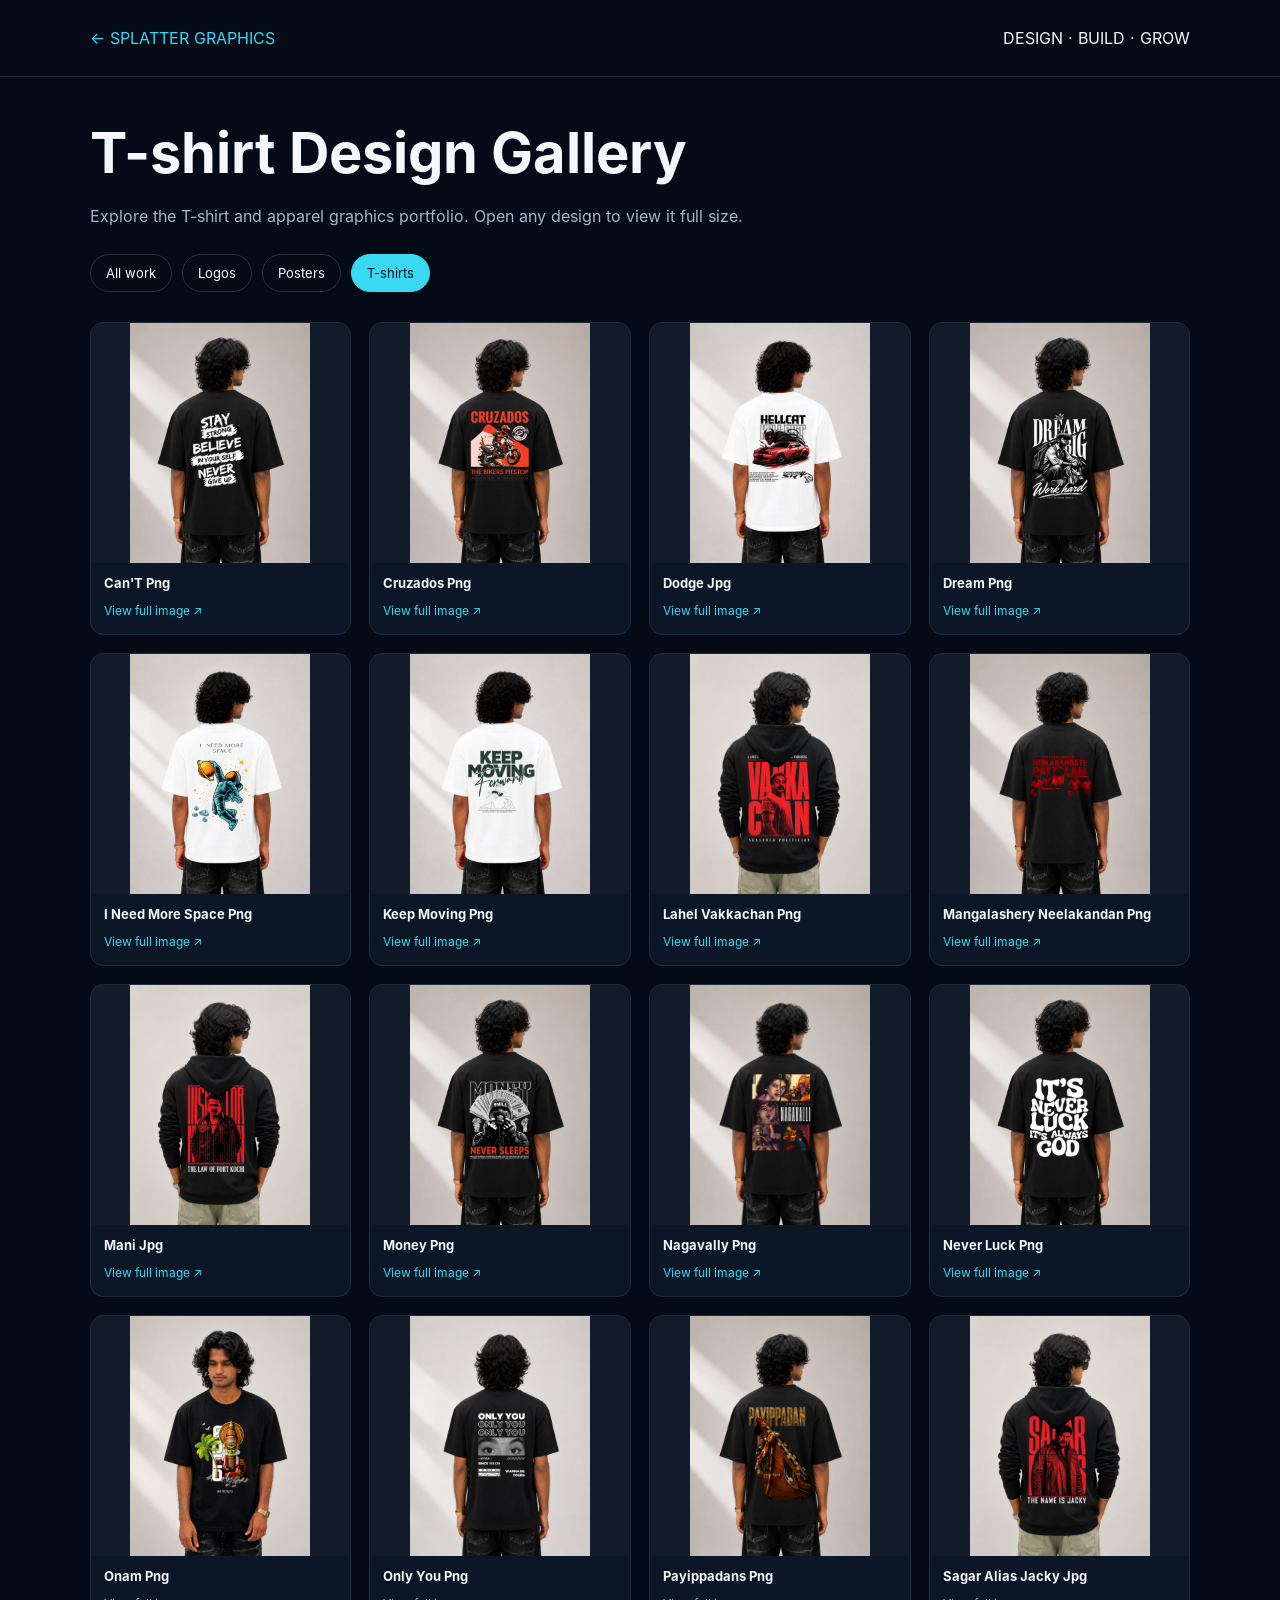
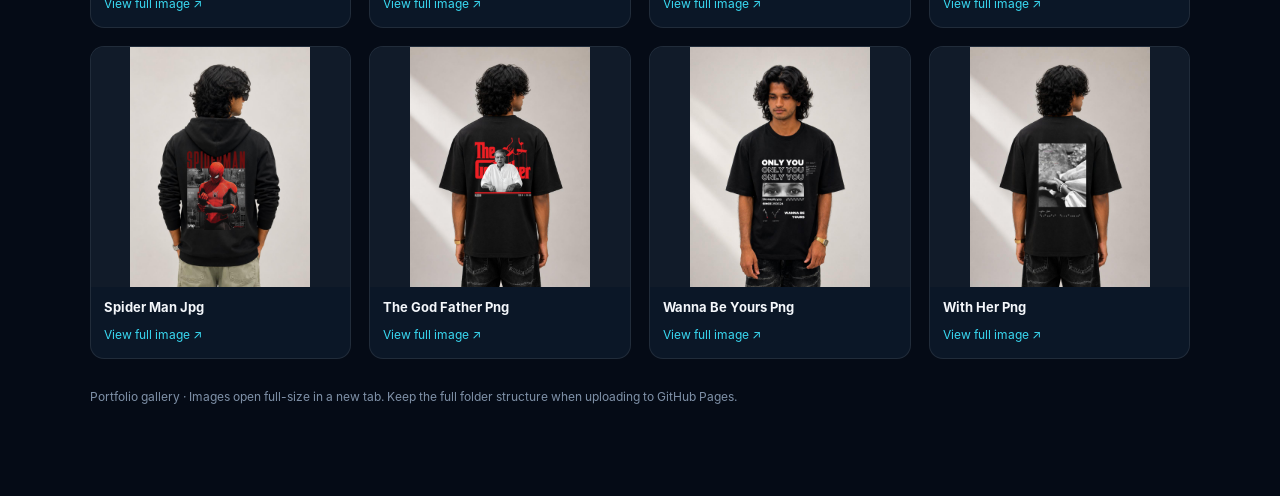
<file: T-Shirts/index.html>
<!doctype html><html lang="en"><head><meta charset="utf-8"><meta name="viewport" content="width=device-width,initial-scale=1"><meta name="description" content="Explore the T-shirt and apparel graphics portfolio. Open any design to view it full size."><title>T-shirt Design Gallery | Splatter Graphics</title><style>@font-face{font-family:SG;src:url('../Fonts/Inter-Regular.otf')}@font-face{font-family:SG;src:url('../Fonts/Inter-Bold.otf');font-weight:700}*{box-sizing:border-box}body{margin:0;background:#050b16;color:#f4f7fb;font-family:SG,Arial,sans-serif}header{padding:28px 7%;border-bottom:1px solid #ffffff20;display:flex;justify-content:space-between;align-items:center;gap:20px}header a{color:#39d9f2;text-decoration:none}main{padding:42px 7% 80px}h1{font-size:clamp(32px,5vw,56px);margin:0 0 10px} .sub{color:#a7b4c7;line-height:1.7;max-width:760px}.links{display:flex;gap:10px;flex-wrap:wrap;margin:24px 0 30px}.links a{color:#fff;border:1px solid #ffffff25;border-radius:999px;padding:10px 15px;text-decoration:none;font-size:13px}.links a.active{background:#39d9f2;color:#04101a;border-color:#39d9f2}.grid{display:grid;grid-template-columns:repeat(auto-fill,minmax(210px,1fr));gap:18px}.item{background:#0b1727;border:1px solid #ffffff17;border-radius:14px;overflow:hidden;padding-bottom:15px}.item img{width:100%;height:240px;object-fit:contain;background:#111b29;display:block}.item p{margin:12px 13px 8px;font-size:13px;font-weight:700;text-transform:capitalize}.view{margin:0 13px;color:#39d9f2;font-size:12px;text-decoration:none}.note{color:#7f91a8;font-size:12px;margin-top:30px}@media(max-width:600px){header{padding:20px 5%}main{padding:30px 5%}.grid{grid-template-columns:repeat(2,minmax(0,1fr));gap:10px}.item img{height:170px}.item p{font-size:11px}}</style></head><body><header><a href="../index.html">← SPLATTER GRAPHICS</a><span>DESIGN · BUILD · GROW</span></header><main><h1>T-shirt Design Gallery</h1><p class="sub">Explore the T-shirt and apparel graphics portfolio. Open any design to view it full size.</p><nav class="links"><a class="" href="../index.html#work">All work</a><a class="" href="../Logos/index.html">Logos</a><a class="" href="../Posters/index.html">Posters</a><a class="active" href="../T-SHIRTS/index.html">T-shirts</a></nav><div class="grid"><article class="item"><a href="assets/can&#x27;t.png.png" target="_blank"><img loading="lazy" src="assets/can&#x27;t.png.png" alt="can&#x27;t png"></a><p>Can&#x27;T Png</p><a class="view" href="assets/can&#x27;t.png.png" target="_blank">View full image ↗</a></article><article class="item"><a href="assets/cruzados.png.png" target="_blank"><img loading="lazy" src="assets/cruzados.png.png" alt="cruzados png"></a><p>Cruzados Png</p><a class="view" href="assets/cruzados.png.png" target="_blank">View full image ↗</a></article><article class="item"><a href="assets/dodge.jpg.jpg" target="_blank"><img loading="lazy" src="assets/dodge.jpg.jpg" alt="dodge jpg"></a><p>Dodge Jpg</p><a class="view" href="assets/dodge.jpg.jpg" target="_blank">View full image ↗</a></article><article class="item"><a href="assets/dream.png.png" target="_blank"><img loading="lazy" src="assets/dream.png.png" alt="dream png"></a><p>Dream Png</p><a class="view" href="assets/dream.png.png" target="_blank">View full image ↗</a></article><article class="item"><a href="assets/i-need-more-space.png.png" target="_blank"><img loading="lazy" src="assets/i-need-more-space.png.png" alt="i need more space png"></a><p>I Need More Space Png</p><a class="view" href="assets/i-need-more-space.png.png" target="_blank">View full image ↗</a></article><article class="item"><a href="assets/keep-moving.png(1).png" target="_blank"><img loading="lazy" src="assets/keep-moving.png(1).png" alt="keep moving png"></a><p>Keep Moving Png</p><a class="view" href="assets/keep-moving.png(1).png" target="_blank">View full image ↗</a></article><article class="item"><a href="assets/lahel-vakkachan.png.png" target="_blank"><img loading="lazy" src="assets/lahel-vakkachan.png.png" alt="lahel vakkachan png"></a><p>Lahel Vakkachan Png</p><a class="view" href="assets/lahel-vakkachan.png.png" target="_blank">View full image ↗</a></article><article class="item"><a href="assets/mangalashery-neelakandan.png.png" target="_blank"><img loading="lazy" src="assets/mangalashery-neelakandan.png.png" alt="mangalashery neelakandan png"></a><p>Mangalashery Neelakandan Png</p><a class="view" href="assets/mangalashery-neelakandan.png.png" target="_blank">View full image ↗</a></article><article class="item"><a href="assets/mani.jpg.png" target="_blank"><img loading="lazy" src="assets/mani.jpg.png" alt="mani jpg"></a><p>Mani Jpg</p><a class="view" href="assets/mani.jpg.png" target="_blank">View full image ↗</a></article><article class="item"><a href="assets/money.png.png" target="_blank"><img loading="lazy" src="assets/money.png.png" alt="money png"></a><p>Money Png</p><a class="view" href="assets/money.png.png" target="_blank">View full image ↗</a></article><article class="item"><a href="assets/nagavally.png.png" target="_blank"><img loading="lazy" src="assets/nagavally.png.png" alt="nagavally png"></a><p>Nagavally Png</p><a class="view" href="assets/nagavally.png.png" target="_blank">View full image ↗</a></article><article class="item"><a href="assets/never-luck.png.png" target="_blank"><img loading="lazy" src="assets/never-luck.png.png" alt="never luck png"></a><p>Never Luck Png</p><a class="view" href="assets/never-luck.png.png" target="_blank">View full image ↗</a></article><article class="item"><a href="assets/onam.png.png" target="_blank"><img loading="lazy" src="assets/onam.png.png" alt="onam png"></a><p>Onam Png</p><a class="view" href="assets/onam.png.png" target="_blank">View full image ↗</a></article><article class="item"><a href="assets/only-you.png.png" target="_blank"><img loading="lazy" src="assets/only-you.png.png" alt="only you png"></a><p>Only You Png</p><a class="view" href="assets/only-you.png.png" target="_blank">View full image ↗</a></article><article class="item"><a href="assets/payippadans.png.png" target="_blank"><img loading="lazy" src="assets/payippadans.png.png" alt="payippadans png"></a><p>Payippadans Png</p><a class="view" href="assets/payippadans.png.png" target="_blank">View full image ↗</a></article><article class="item"><a href="assets/sagar-alias-jacky.jpg.png" target="_blank"><img loading="lazy" src="assets/sagar-alias-jacky.jpg.png" alt="sagar alias jacky jpg"></a><p>Sagar Alias Jacky Jpg</p><a class="view" href="assets/sagar-alias-jacky.jpg.png" target="_blank">View full image ↗</a></article><article class="item"><a href="assets/spider-man.jpg.png" target="_blank"><img loading="lazy" src="assets/spider-man.jpg.png" alt="spider man jpg"></a><p>Spider Man Jpg</p><a class="view" href="assets/spider-man.jpg.png" target="_blank">View full image ↗</a></article><article class="item"><a href="assets/the-god-father.png.png" target="_blank"><img loading="lazy" src="assets/the-god-father.png.png" alt="the god father png"></a><p>The God Father Png</p><a class="view" href="assets/the-god-father.png.png" target="_blank">View full image ↗</a></article><article class="item"><a href="assets/wanna-be-yours.png.png" target="_blank"><img loading="lazy" src="assets/wanna-be-yours.png.png" alt="wanna be yours png"></a><p>Wanna Be Yours Png</p><a class="view" href="assets/wanna-be-yours.png.png" target="_blank">View full image ↗</a></article><article class="item"><a href="assets/with-her.png.png" target="_blank"><img loading="lazy" src="assets/with-her.png.png" alt="with her png"></a><p>With Her Png</p><a class="view" href="assets/with-her.png.png" target="_blank">View full image ↗</a></article></div><p class="note">Portfolio gallery · Images open full-size in a new tab. Keep the full folder structure when uploading to GitHub Pages.</p></main></body></html>
</file>
<file: style.css>
@font-face{font-family:'SG Inter';src:url('Fonts/Inter-Regular.otf') format('opentype');font-weight:400;font-display:swap}
@font-face{font-family:'SG Inter';src:url('Fonts/Inter-Medium.otf') format('opentype');font-weight:500;font-display:swap}
@font-face{font-family:'SG Inter';src:url('Fonts/Inter-Bold.otf') format('opentype');font-weight:700;font-display:swap}
@font-face{font-family:'SG Inter';src:url('Fonts/Inter-Black.otf') format('opentype');font-weight:900;font-display:swap}
:root{--bg:#050b16;--panel:#0a1424;--panel-2:#0d1a2d;--text:#f4f7fb;--muted:#9caabd;--cyan:#39d9f2;--cyan-soft:#9af2ff;--line:rgba(192,220,244,.14);--radius:22px;--font:'SG Inter',Arial,sans-serif;--display:'SG Inter',Arial,sans-serif}*{box-sizing:border-box;margin:0;padding:0}html{scroll-behavior:smooth;scroll-padding-top:100px}body{font-family:var(--font);background:var(--bg);color:var(--text);line-height:1.6;overflow-x:hidden}a{color:inherit;text-decoration:none}button,input,textarea,select{font:inherit}button,a{-webkit-tap-highlight-color:transparent}::selection{background:var(--cyan);color:#04101a}.ambient{position:absolute;z-index:-1;pointer-events:none;border-radius:50%;filter:blur(100px);opacity:.12}.ambient-one{width:440px;height:440px;background:#087dbe;top:0;left:-180px}.ambient-two{width:480px;height:480px;background:#00cde8;top:1050px;right:-280px;opacity:.06}.site-header{height:86px;padding:0 6.5%;display:flex;align-items:center;justify-content:space-between;position:sticky;top:0;z-index:100;background:rgba(5,11,22,.84);border-bottom:1px solid rgba(255,255,255,.07);backdrop-filter:blur(18px)}.brand{display:inline-flex;align-items:center;gap:11px}.brand-mark{width:42px;height:42px;border:1px solid rgba(57,217,242,.7);display:grid;place-items:center;border-radius:12px;font-family:var(--display);font-weight:700;font-size:19px;letter-spacing:-3px;color:var(--cyan);transform:skew(-5deg)}.brand-mark span{color:#fff}.brand-copy{display:flex;flex-direction:column;font-family:var(--display);font-size:13px;font-weight:700;letter-spacing:1.4px;line-height:1.3}.brand-copy b{color:#fff}.brand-copy small{font:600 8px var(--font);letter-spacing:2px;color:var(--muted);margin-top:4px}.nav-links{display:flex;align-items:center;gap:30px}.nav-links>a{font-size:12px;font-weight:600;color:#c5cfdb;transition:color .2s}.nav-links>a:hover,.footer-links a:hover{color:var(--cyan)}.nav-links .nav-cta{border:1px solid rgba(57,217,242,.45);border-radius:999px;padding:10px 16px;color:#fff}.nav-cta span{color:var(--cyan);padding-left:8px}.menu-toggle{display:none}.section-wrap{padding-left:8%;padding-right:8%}.hero{min-height:calc(100vh - 86px);position:relative;display:grid;grid-template-columns:1.03fr .97fr;align-items:center;gap:5%;padding-top:74px;padding-bottom:110px}.hero-copy{max-width:640px}.eyebrow,.section-kicker,.package-label{font:600 10px var(--display);letter-spacing:2.4px;color:var(--cyan)}.eyebrow{display:flex;align-items:center;gap:10px;margin-bottom:26px}.status-dot,.chip-dot{width:7px;height:7px;background:var(--cyan);border-radius:50%;display:inline-block;box-shadow:0 0 16px rgba(57,217,242,.8)}h1,h2,h3{font-family:var(--display);letter-spacing:-.055em}h1{font-size:clamp(3.5rem,7.4vw,7.4rem);line-height:.98;font-weight:600}h1 span,h2 span{color:var(--cyan)}.hero-lead{font-size:16px;line-height:1.85;color:var(--muted);max-width:520px;margin:28px 0 30px}.hero-actions{display:flex;align-items:center;gap:14px;flex-wrap:wrap}.button{min-height:48px;padding:0 20px;border-radius:9px;display:inline-flex;justify-content:center;align-items:center;gap:18px;font-size:12px;font-weight:700;border:1px solid transparent;cursor:pointer;transition:transform .22s,background .22s,border-color .22s,box-shadow .22s}.button:hover{transform:translateY(-3px)}.button span{font-size:17px}.button-primary{color:#03111a;background:var(--cyan);box-shadow:0 8px 30px rgba(57,217,242,.12)}.button-primary:hover{background:var(--cyan-soft);box-shadow:0 10px 35px rgba(57,217,242,.2)}.button-quiet{color:#e4eaf2;background:rgba(255,255,255,.025);border-color:var(--line)}.button-quiet:hover,.button-outline:hover{border-color:var(--cyan);background:rgba(57,217,242,.07)}.play-icon{color:var(--cyan);font-size:19px}.hero-proof{display:flex;gap:15px;align-items:center;margin-top:45px}.proof-line{width:35px;height:1px;background:var(--cyan)}.hero-proof p{font-size:11px;line-height:1.8;color:var(--muted)}.hero-proof strong{font-weight:600;color:#e8eef5}.hero-art{height:min(600px,65vw);min-height:430px;position:relative;display:grid;place-items:center}.art-grid{position:absolute;inset:5%;background-image:linear-gradient(rgba(160,205,231,.08) 1px,transparent 1px),linear-gradient(90deg,rgba(160,205,231,.08) 1px,transparent 1px);background-size:34px 34px;mask-image:radial-gradient(ellipse,black 10%,transparent 72%)}.art-orbit{position:absolute;border:1px solid rgba(57,217,242,.19);border-radius:50%;transform:rotate(-28deg)}.orbit-a{width:94%;height:55%}.orbit-b{width:72%;height:95%;transform:rotate(36deg)}.art-card{position:absolute;width:52%;height:65%;border-radius:18px;border:1px solid rgba(255,255,255,.17);overflow:hidden;box-shadow:0 30px 90px rgba(0,0,0,.35)}.card-back{background:linear-gradient(145deg,#112a3c,#07111e);transform:rotate(-10deg) translate(-14%,4%);padding:22px}.tiny-label{font-size:8px;letter-spacing:2px;color:#9eb5c6}.back-shape{position:absolute;width:180px;height:180px;border-radius:50%;border:30px solid var(--cyan);right:-45px;top:22%;opacity:.8;box-shadow:0 0 45px rgba(57,217,242,.16)}.back-caption{position:absolute;bottom:23px;left:22px;font:600 12px var(--display);letter-spacing:1px}.card-front{background:linear-gradient(155deg,#152b3c,#08111d 70%);transform:rotate(8deg) translate(13%,-1%);padding:20px;display:flex;flex-direction:column;justify-content:space-between}.card-index{font:600 8px var(--display);letter-spacing:2px;color:#b6c7d3}.sg-symbol{font:700 clamp(4rem,9vw,8rem)/.8 var(--display);letter-spacing:-.13em;color:var(--cyan);text-shadow:0 0 50px rgba(57,217,242,.2)}.sg-symbol span{color:#f3f7fb}.card-bottom{display:flex;justify-content:space-between;align-items:end;font:700 10px/1.4 var(--display);letter-spacing:1.8px}.card-arrow{font-size:28px;color:var(--cyan)}.floating-chip{position:absolute;border:1px solid rgba(255,255,255,.16);background:rgba(7,17,29,.85);backdrop-filter:blur(12px);padding:12px 15px;border-radius:9px;font:600 9px var(--display);letter-spacing:1.3px;box-shadow:0 15px 35px #0004}.chip-top{top:15%;right:1%}.chip-top span{color:var(--cyan);padding-left:10px}.chip-bottom{bottom:15%;left:0;display:flex;gap:10px;align-items:center}.hero-bottom{position:absolute;bottom:28px;left:8%;right:8%;display:flex;justify-content:space-between;gap:15px;font:600 8px var(--display);letter-spacing:1.5px;color:#71849a}.hero-bottom a{color:#b5c4d1}.intro{padding-top:130px;padding-bottom:135px;display:grid;grid-template-columns:.65fr 1.35fr;gap:7%}.section-kicker{padding-top:10px}.intro-content h2,.section-heading h2,.contact-copy h2{font-size:clamp(2.4rem,5vw,4.8rem);line-height:1.07;font-weight:600}.intro-content>p{max-width:720px;color:var(--muted);font-size:15px;line-height:1.9;margin:27px 0 24px}.text-link{display:inline-flex;align-items:center;gap:15px;font-size:12px;font-weight:700;border-bottom:1px solid rgba(57,217,242,.5);padding-bottom:8px}.text-link span{color:var(--cyan);font-size:17px}.services,.work,.process,.packages{padding-top:100px;padding-bottom:120px}.services{background:linear-gradient(180deg,transparent,rgba(10,20,36,.56),transparent)}.section-heading{display:flex;justify-content:space-between;align-items:end;gap:35px;margin-bottom:48px}.section-heading h2{margin-top:16px}.section-heading>p{max-width:340px;color:var(--muted);font-size:13px;line-height:1.9;padding-bottom:5px}.service-grid{display:grid;grid-template-columns:repeat(3,1fr);gap:13px}.service-card{min-height:260px;padding:25px 25px 23px;background:linear-gradient(145deg,rgba(17,35,55,.8),rgba(8,17,30,.8));border:1px solid var(--line);border-radius:15px;position:relative;overflow:hidden;transition:transform .25s,border-color .25s}.service-card:after{content:"";position:absolute;right:-60px;top:-70px;width:150px;height:150px;background:var(--cyan);filter:blur(80px);opacity:0;transition:opacity .3s}.service-card:hover{transform:translateY(-5px);border-color:rgba(57,217,242,.42)}.service-card:hover:after{opacity:.15}.service-top{display:flex;justify-content:space-between;align-items:center;color:#71869c;font:600 10px var(--display);letter-spacing:1.5px}.service-icon{font-size:25px;color:var(--cyan)}.service-card h3{font-size:22px;margin:28px 0 10px;letter-spacing:-.04em}.service-card p{font-size:12px;line-height:1.8;color:var(--muted);max-width:330px}.service-tags{display:flex;gap:6px;flex-wrap:wrap;margin-top:18px}.service-tags span{font-size:9px;color:#a8b8c9;border:1px solid rgba(255,255,255,.1);border-radius:999px;padding:5px 8px}.work-grid{display:grid;grid-template-columns:repeat(3,1fr);gap:18px}.work-item{min-width:0}.work-visual{height:350px;border-radius:14px;border:1px solid var(--line);overflow:hidden;position:relative;transition:transform .3s,border-color .3s}.work-item:hover .work-visual{transform:translateY(-5px);border-color:rgba(57,217,242,.4)}.brand-visual{background:#d8e6e4;color:#0b1924;padding:25px}.visual-stamp{width:53px;height:53px;border-radius:50%;display:grid;place-items:center;border:1px solid #132c3c;font:700 17px var(--display);letter-spacing:-2px}.visual-stamp span{font-size:8px;align-self:start}.visual-word{position:absolute;left:25px;bottom:46px;font:700 clamp(2rem,4vw,3.6rem)/.9 var(--display);letter-spacing:-.09em}.visual-foot{position:absolute;bottom:20px;left:25px;font:600 8px var(--display);letter-spacing:2px}.poster-visual{background:#f1d848;color:#17222b;padding:25px}.poster-mini{font:600 8px var(--display);letter-spacing:2px}.poster-word{position:absolute;top:70px;left:25px;font:700 clamp(3rem,5vw,5rem)/.78 var(--display);letter-spacing:-.1em;z-index:2}.poster-word i{font-style:normal;color:#e64c38}.poster-disc{position:absolute;width:235px;height:235px;border-radius:50%;background:repeating-conic-gradient(#18252c 0deg 7deg,#e64c38 7deg 14deg);right:-75px;bottom:20px;opacity:.95}.poster-disc:after{content:"";position:absolute;inset:40%;background:#f1d848;border-radius:50%}.poster-bottom{position:absolute;bottom:20px;left:25px;font:700 8px var(--display);letter-spacing:2px}.web-visual{background:linear-gradient(145deg,#10243a,#07101d);padding:12px}.browser-bar{height:28px;border-bottom:1px solid #ffffff1b;display:flex;align-items:center;gap:5px;padding:0 6px}.browser-bar i{width:5px;height:5px;border-radius:50%;background:#71869a}.browser-bar span{font-size:7px;color:#8295a8;margin-left:9px}.web-mock-copy{position:absolute;left:28px;top:105px;z-index:2}.web-mock-copy small{font:600 8px var(--display);letter-spacing:2px;color:var(--cyan)}.web-mock-copy b{display:block;font:600 clamp(1.7rem,3vw,2.7rem)/1.02 var(--display);letter-spacing:-.06em;margin:18px 0}.web-mock-copy em{font-style:normal;color:var(--cyan)}.mock-button{display:inline-block;padding:8px 10px;border:1px solid #39d9f255;font-size:7px;letter-spacing:1px}.web-mock-orb{position:absolute;width:200px;height:200px;border-radius:50%;right:-65px;bottom:20px;background:radial-gradient(circle at 30% 30%,#8bf2ff,#0b84ae 45%,#102139 72%);filter:saturate(.8);opacity:.55}.work-meta{display:flex;align-items:center;justify-content:space-between;padding:17px 3px}.work-meta>div>span{font:600 8px var(--display);letter-spacing:1.7px;color:var(--cyan)}.work-meta h3{font-size:16px;letter-spacing:-.03em;margin-top:4px}.round-arrow{width:36px;height:36px;border:1px solid var(--line);border-radius:50%;display:grid;place-items:center;color:var(--cyan);transition:background .2s}.work-item:hover .round-arrow{background:rgba(57,217,242,.1)}.work-note{margin-top:35px;padding:23px 25px;border:1px solid var(--line);border-radius:14px;display:flex;align-items:center;gap:17px;background:rgba(255,255,255,.02)}.note-star{font-size:27px;color:var(--cyan)}.work-note p{font-size:11px;line-height:1.8;color:var(--muted);flex:1}.work-note p strong{font-size:13px;color:#f4f7fb}.work-note .text-link{white-space:nowrap}.process{background:linear-gradient(180deg,transparent,rgba(10,20,36,.6),transparent)}.process-list{border-top:1px solid var(--line)}.process-row{display:grid;grid-template-columns:.35fr .9fr 1.4fr 40px;gap:25px;align-items:center;padding:26px 5px;border-bottom:1px solid var(--line);transition:padding .2s}.process-row:hover{padding-left:14px;padding-right:14px}.process-num{font:600 11px var(--display);color:var(--cyan);letter-spacing:1px}.process-row h3{font-size:25px}.process-row p{font-size:12px;line-height:1.8;color:var(--muted);max-width:470px}.process-symbol{font-size:22px;color:#64849a;text-align:right}.package-grid{display:grid;grid-template-columns:repeat(3,1fr);gap:15px;align-items:stretch}.package-card{position:relative;padding:28px 25px 24px;border:1px solid var(--line);border-radius:16px;background:linear-gradient(145deg,rgba(14,27,45,.95),rgba(7,15,27,.9));display:flex;flex-direction:column}.package-featured{border-color:rgba(57,217,242,.55);box-shadow:0 20px 70px rgba(0,0,0,.2)}.popular-tag{position:absolute;right:16px;top:15px;background:var(--cyan);color:#04121c;border-radius:999px;padding:5px 8px;font:700 7px var(--display);letter-spacing:1px}.package-label{font-size:8px;letter-spacing:1.5px}.package-card h3{font-size:28px;margin-top:18px;letter-spacing:-.05em}.package-desc{min-height:55px;color:var(--muted);font-size:11px;line-height:1.7;margin-top:8px}.package-price{font:700 30px var(--display);letter-spacing:-1.5px;margin:22px 0;padding-bottom:22px;border-bottom:1px solid var(--line)}.package-price small{display:block;font:400 10px var(--font);letter-spacing:0;color:#8ea1b5;margin-top:2px}.package-card ul{list-style:none;margin:0 0 25px;flex:1}.package-card li{font-size:11px;color:#d0d9e3;padding:8px 0 8px 20px;position:relative;border-bottom:1px solid rgba(255,255,255,.045)}.package-card li:before{content:"✓";position:absolute;left:0;color:var(--cyan)}.button-outline{background:transparent;border-color:rgba(255,255,255,.2);color:#fff}.package-cta{width:100%;justify-content:space-between}.package-disclaimer{font-size:10px;color:#8293a7;margin-top:20px;line-height:1.8}.contact{padding-top:80px;padding-bottom:110px}.contact-panel{display:grid;grid-template-columns:.9fr 1.1fr;gap:7%;padding:clamp(25px,5vw,65px);border:1px solid rgba(57,217,242,.2);border-radius:22px;background:radial-gradient(ellipse at 0 0,rgba(23,91,120,.17),transparent 50%),linear-gradient(145deg,#0b1727,#07101d)}.contact-copy h2{font-size:clamp(2.5rem,4.4vw,4.3rem);margin-top:22px}.contact-copy>p{color:var(--muted);font-size:13px;line-height:1.9;margin-top:22px;max-width:380px}.contact-direct{display:flex;align-items:center;gap:10px;font-size:10px;color:#b9c8d6;margin-top:32px}.direct-whatsapp{display:inline-flex;gap:25px;align-items:center;margin-top:17px;padding:12px 15px;border:1px solid rgba(57,217,242,.35);border-radius:9px;font-size:11px;font-weight:700}.direct-whatsapp span{color:var(--cyan);font-size:17px}.contact-form{display:grid;gap:15px}.contact-form label{display:grid;gap:7px;color:#c3cfdd;font-size:10px;font-weight:600}.contact-form input,.contact-form textarea,.contact-form select{width:100%;border:1px solid rgba(255,255,255,.12);background:#06101c;color:#f4f7fb;border-radius:8px;padding:13px 14px;outline:none;font-size:12px;transition:border-color .2s,box-shadow .2s}.contact-form input:focus,.contact-form textarea:focus,.contact-form select:focus{border-color:rgba(57,217,242,.65);box-shadow:0 0 0 3px rgba(57,217,242,.07)}.contact-form textarea{resize:vertical;min-height:95px}.contact-form select:invalid{color:#7d8ca0}.contact-form option{background:#081322;color:#fff}.submit-btn{width:100%;justify-content:space-between;margin-top:3px}.form-note,.form-status{font-size:9px;line-height:1.6;color:#8293a7}.form-status:not(:empty){color:var(--cyan)}.site-footer{padding:35px 8% 22px;border-top:1px solid var(--line);display:grid;grid-template-columns:1fr 1fr 1fr;align-items:center;gap:20px}.footer-brand .brand-mark{width:35px;height:35px;font-size:16px}.footer-brand .brand-copy{font-size:11px}.footer-brand .brand-copy small{font-size:7px}.site-footer>p{text-align:center;font-size:11px;color:var(--muted)}.footer-links{display:flex;justify-content:flex-end;gap:18px}.footer-links a{font-size:10px;color:#b3c1d0}.footer-bottom{grid-column:1/-1;border-top:1px solid rgba(255,255,255,.07);padding-top:18px;margin-top:10px;display:flex;justify-content:space-between;color:#718196;font-size:9px}.footer-bottom a{font:600 8px var(--display);letter-spacing:1px;color:#9cb0c3}.reveal{opacity:0;transform:translateY(22px);transition:opacity .7s ease,transform .7s cubic-bezier(.2,.7,.2,1)}.reveal.is-visible{opacity:1;transform:translateY(0)}@media(prefers-reduced-motion:reduce){*,*::before,*::after{scroll-behavior:auto!important;animation-duration:.01ms!important;transition-duration:.01ms!important}.reveal{opacity:1;transform:none}}@media(max-width:1000px){.site-header{padding:0 5%}.section-wrap{padding-left:6%;padding-right:6%}.hero{gap:2%;grid-template-columns:1.05fr .95fr}.hero-art{min-height:370px}.service-grid{grid-template-columns:repeat(2,1fr)}.work-visual{height:300px}.package-card{padding:23px 19px}.contact-panel{gap:5%}.hero-bottom{left:6%;right:6%}}@media(max-width:760px){.site-header{height:74px}.brand-mark{width:37px;height:37px}.brand-copy{font-size:11px}.menu-toggle{display:flex;width:42px;height:42px;border:1px solid var(--line);border-radius:9px;background:transparent;flex-direction:column;justify-content:center;align-items:center;gap:6px;cursor:pointer}.menu-toggle span{width:17px;height:1.5px;background:#eaf3fb;transition:transform .2s}.menu-toggle[aria-expanded=true] span:first-child{transform:translateY(3.75px) rotate(45deg)}.menu-toggle[aria-expanded=true] span:last-child{transform:translateY(-3.75px) rotate(-45deg)}.nav-links{display:none;position:absolute;top:73px;left:0;right:0;padding:20px 6% 25px;background:rgba(5,11,22,.97);border-bottom:1px solid var(--line);flex-direction:column;align-items:stretch;gap:0}.nav-links.is-open{display:flex}.nav-links>a{padding:13px 0;border-bottom:1px solid rgba(255,255,255,.06);font-size:13px}.nav-links .nav-cta{margin-top:12px;text-align:center;border:1px solid rgba(57,217,242,.4);padding:12px}.hero{grid-template-columns:1fr;min-height:auto;padding-top:75px;padding-bottom:95px;gap:15px}.hero-copy{position:relative;z-index:2}.eyebrow{font-size:8px;letter-spacing:1.7px}h1{font-size:clamp(3.6rem,14vw,6rem)}.hero-lead{font-size:14px;margin:22px 0}.hero-proof{margin-top:30px}.hero-art{height:390px;min-height:0;margin-top:0}.art-card{width:47%;height:67%}.card-front{padding:15px}.card-back{padding:16px}.sg-symbol{font-size:clamp(5rem,22vw,8rem)}.chip-top{right:2%;top:7%}.chip-bottom{bottom:7%;left:1%}.hero-bottom{bottom:25px;flex-wrap:wrap;font-size:7px}.hero-bottom span:nth-child(2){display:none}.intro{grid-template-columns:1fr;gap:25px;padding-top:85px;padding-bottom:90px}.intro-content h2,.section-heading h2{font-size:clamp(2.5rem,10vw,4rem)}.intro-content>p{font-size:13px}.services,.work,.process,.packages{padding-top:75px;padding-bottom:85px}.section-heading{align-items:start;flex-direction:column;gap:18px;margin-bottom:30px}.section-heading>p{font-size:12px}.service-grid{gap:10px}.service-card{padding:19px;min-height:250px}.service-card h3{font-size:19px;margin-top:23px}.service-card p{font-size:11px}.service-tags span{font-size:8px}.work-grid{grid-template-columns:1fr;gap:8px}.work-visual{height:370px}.visual-word{font-size:4rem}.poster-word{font-size:5rem}.work-note{align-items:flex-start;flex-wrap:wrap;padding:20px}.work-note p{min-width:70%}.work-note .text-link{margin-left:43px}.process-row{grid-template-columns:30px 1fr 25px;gap:12px;padding:22px 0}.process-row h3{font-size:20px}.process-row p{grid-column:2/3;grid-row:2;font-size:11px}.process-symbol{grid-column:3;grid-row:1/3}.package-grid{grid-template-columns:1fr;gap:13px}.package-card{padding:27px}.package-desc{min-height:auto}.package-price{font-size:32px}.contact{padding-top:45px;padding-bottom:75px}.contact-panel{grid-template-columns:1fr;gap:35px;padding:25px 20px}.contact-copy h2{font-size:clamp(2.7rem,11vw,4rem)}.contact-copy>p{font-size:12px}.site-footer{padding:30px 6% 20px;grid-template-columns:1fr auto;gap:17px}.site-footer>p{grid-column:1/-1;text-align:left;grid-row:2}.footer-links{grid-column:1/-1;grid-row:3;justify-content:flex-start;flex-wrap:wrap}.footer-bottom{grid-row:4}.section-kicker{font-size:9px}}@media(max-width:420px){.service-grid{grid-template-columns:1fr}.service-card{min-height:220px}.service-card h3{margin-top:18px}.hero-actions{align-items:stretch;flex-direction:column}.hero-actions .button{width:100%}.hero-art{height:320px}.art-card{height:65%}.hero-bottom{letter-spacing:.8px}.work-visual{height:320px}.poster-word{font-size:4rem}.visual-word{font-size:3.5rem}.footer-bottom{gap:10px;flex-wrap:wrap}}

/* Profile portrait: centered, clean crop, responsive frame */
.hero-profile{position:relative;isolation:isolate}
.profile-photo-frame{position:relative;z-index:1;width:min(78%,430px);height:min(68vh,540px);min-height:390px;margin:auto;border:1px solid rgba(57,217,242,.35);border-radius:26px;overflow:hidden;background:linear-gradient(145deg,#11263a,#07111e);box-shadow:0 28px 80px rgba(0,0,0,.38),0 0 45px rgba(57,217,242,.08)}
.profile-photo{display:block;width:100%;height:100%;object-fit:cover;object-position:center 28%;}
.hero-profile .chip-top{z-index:2}.hero-profile .chip-bottom{z-index:2}
@media(max-width:1000px){.profile-photo-frame{width:min(82%,390px);height:470px;min-height:350px}}
@media(max-width:760px){.profile-photo-frame{width:min(78%,340px);height:390px;min-height:0;border-radius:20px}.profile-photo{object-position:center 25%}}
@media(max-width:420px){.profile-photo-frame{width:76%;height:330px}}
</file>
